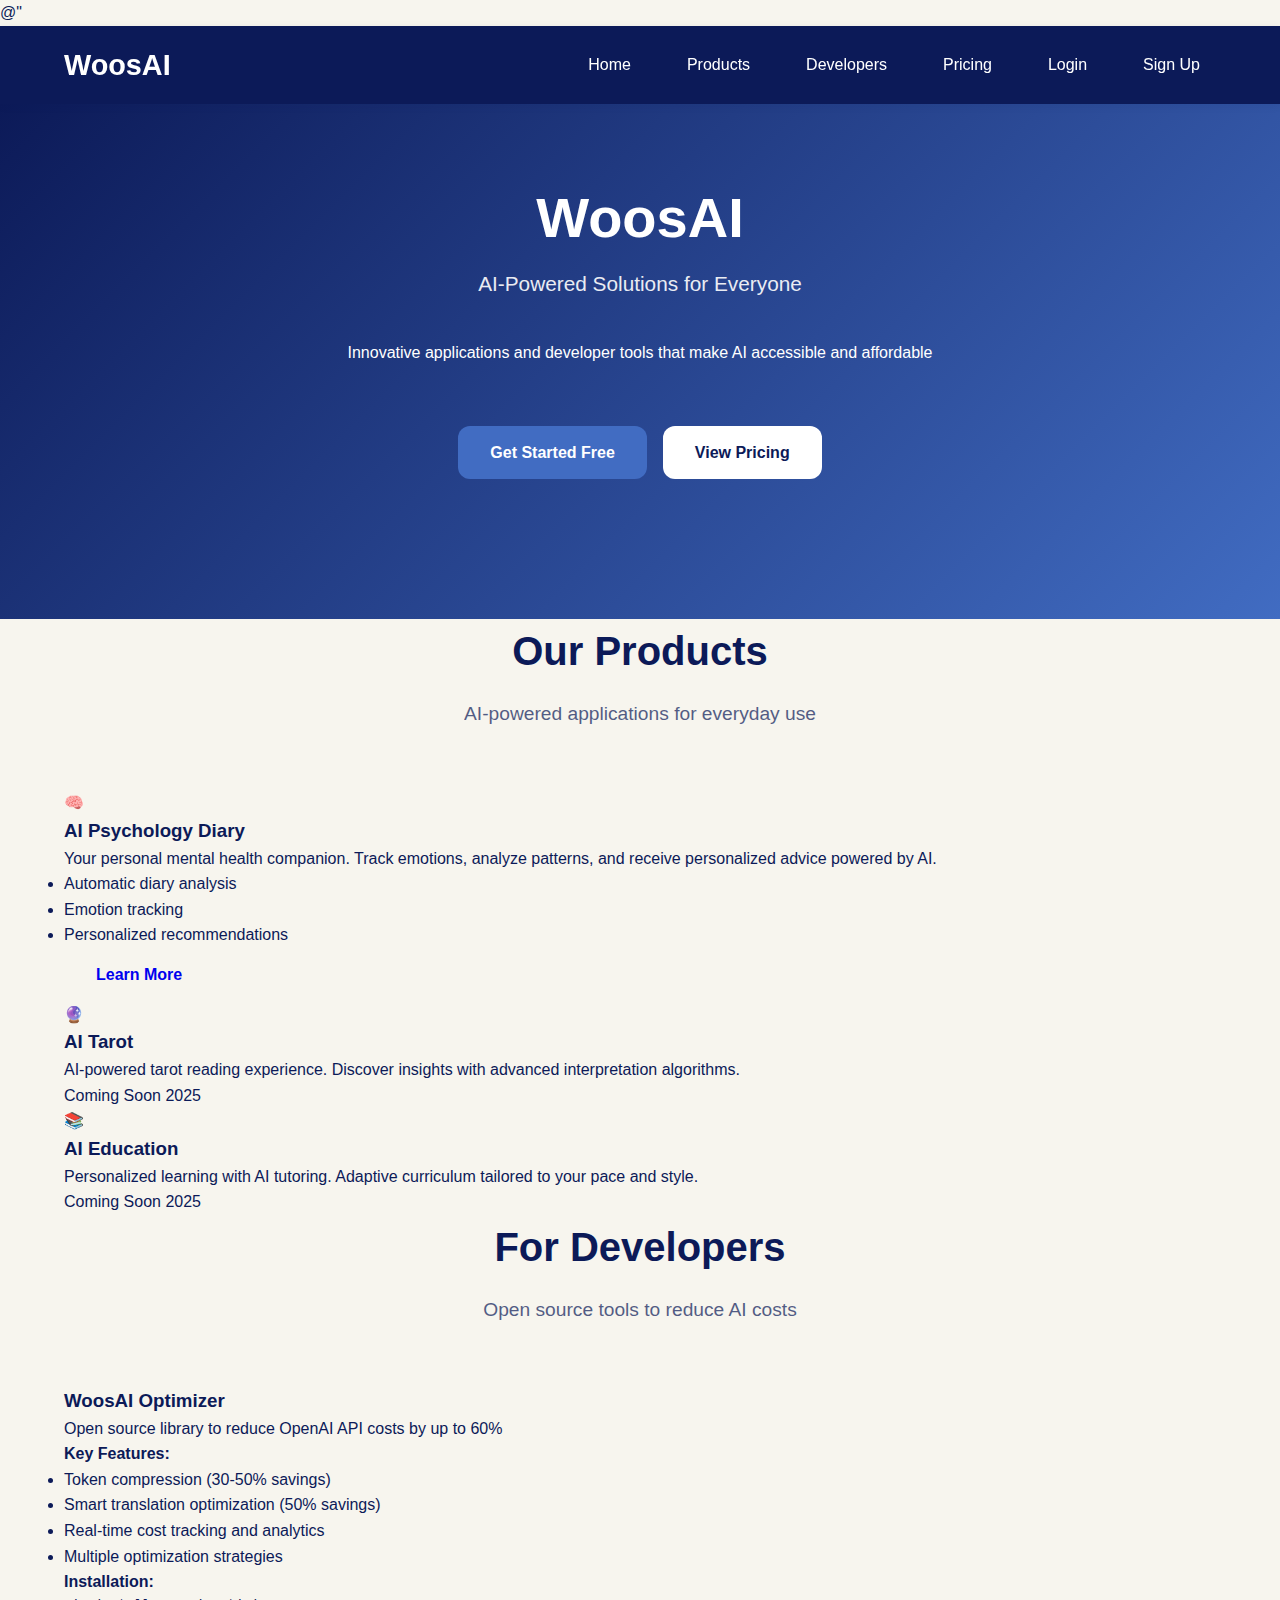
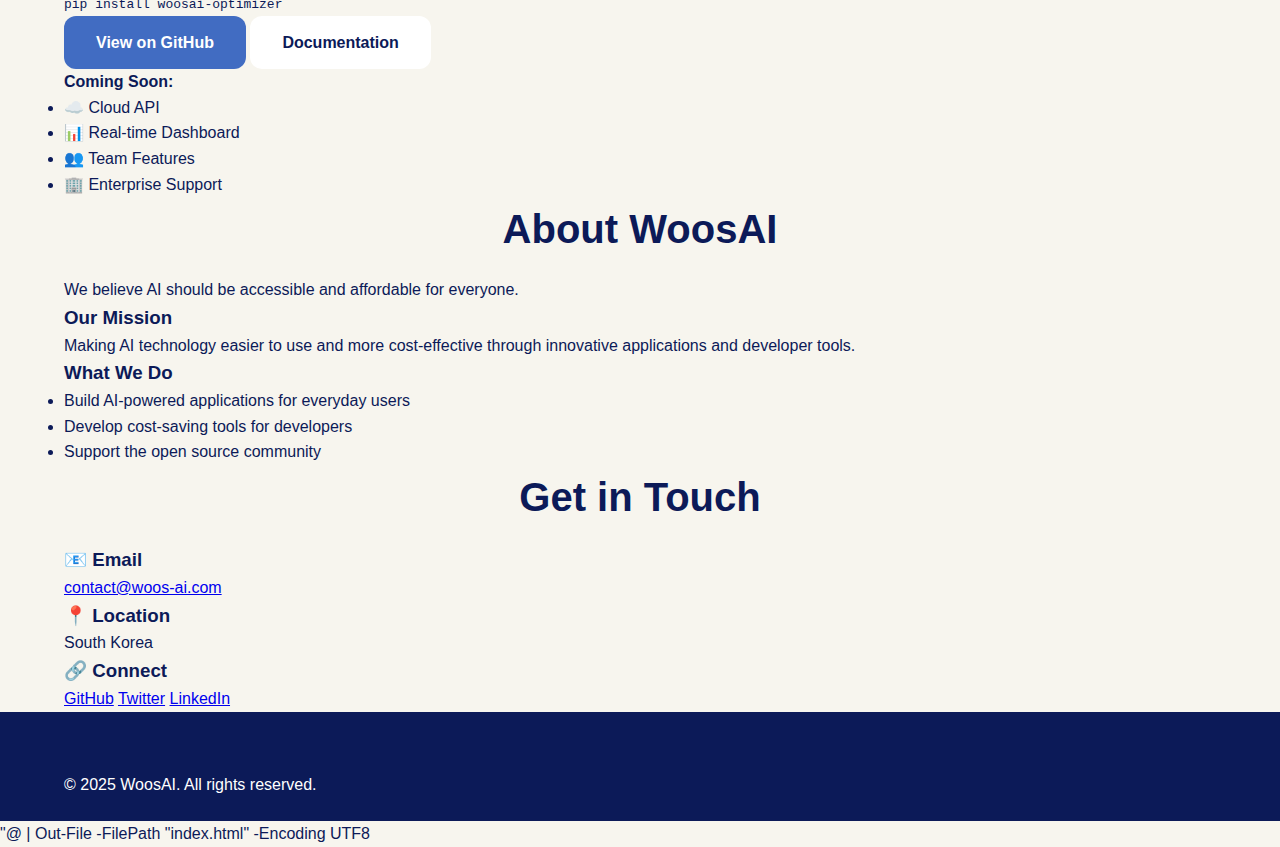
<file: index.html>
@"
<!DOCTYPE html>
<html lang="en">
<head>
    <meta charset="UTF-8">
    <meta name="viewport" content="width=device-width, initial-scale=1.0">
    <meta name="description" content="WoosAI - AI-Powered Solutions. Innovative applications and developer tools to reduce AI costs.">
    <title>WoosAI - AI-Powered Solutions</title>
    <link rel="stylesheet" href="css/style.css">
</head>
<body>
    <!-- Navigation -->
    <nav class="navbar">
        <div class="container">
            <div class="logo">
                <h1>WoosAI</h1>
            </div>
            <ul class="nav-links">
                <li><a href="#home">Home</a></li>
                <li><a href="#products">Products</a></li>
                <li><a href="#developers">Developers</a></li>
                <li><a href="pricing.html">Pricing</a></li>
                <li><a href="login.html">Login</a></li>
                <li><a href="register.html">Sign Up</a></li>
            </ul>
        </div>
    </nav>

    <!-- Hero Section -->
    <section id="home" class="hero">
        <div class="container">
            <div class="hero-content">
                <h1 class="hero-title">WoosAI</h1>
                <p class="hero-subtitle">AI-Powered Solutions for Everyone</p>
                <p class="hero-description">
                    Innovative applications and developer tools that make AI accessible and affordable
                </p>
                <div class="hero-buttons">
                    <a href="register.html" class="btn btn-primary">Get Started Free</a>
                    <a href="pricing.html" class="btn btn-secondary">View Pricing</a>
                </div>
            </div>
        </div>
    </section>

    <!-- Products Section -->
    <section id="products" class="products">
        <div class="container">
            <h2 class="section-title">Our Products</h2>
            <p class="section-subtitle">AI-powered applications for everyday use</p>
            
            <div class="product-grid">
                <!-- Product 1 -->
                <div class="product-card">
                    <div class="product-icon">🧠</div>
                    <h3>AI Psychology Diary</h3>
                    <p class="product-description">
                        Your personal mental health companion. Track emotions, 
                        analyze patterns, and receive personalized advice powered by AI.
                    </p>
                    <ul class="product-features">
                        <li>Automatic diary analysis</li>
                        <li>Emotion tracking</li>
                        <li>Personalized recommendations</li>
                    </ul>
                    <a href="#" class="btn btn-small">Learn More</a>
                </div>

                <!-- Product 2 -->
                <div class="product-card">
                    <div class="product-icon">🔮</div>
                    <h3>AI Tarot</h3>
                    <p class="product-description">
                        AI-powered tarot reading experience. 
                        Discover insights with advanced interpretation algorithms.
                    </p>
                    <div class="coming-soon">Coming Soon 2025</div>
                </div>

                <!-- Product 3 -->
                <div class="product-card">
                    <div class="product-icon">📚</div>
                    <h3>AI Education</h3>
                    <p class="product-description">
                        Personalized learning with AI tutoring. 
                        Adaptive curriculum tailored to your pace and style.
                    </p>
                    <div class="coming-soon">Coming Soon 2025</div>
                </div>
            </div>
        </div>
    </section>

    <!-- Developers Section -->
    <section id="developers" class="developers">
        <div class="container">
            <h2 class="section-title">For Developers</h2>
            <p class="section-subtitle">Open source tools to reduce AI costs</p>
            
            <div class="developer-content">
                <div class="developer-main">
                    <h3>WoosAI Optimizer</h3>
                    <p class="lead">
                        Open source library to reduce OpenAI API costs by up to 60%
                    </p>
                    
                    <h4>Key Features:</h4>
                    <ul class="feature-list">
                        <li>Token compression (30-50% savings)</li>
                        <li>Smart translation optimization (50% savings)</li>
                        <li>Real-time cost tracking and analytics</li>
                        <li>Multiple optimization strategies</li>
                    </ul>

                    <div class="code-block">
                        <h4>Installation:</h4>
                        <pre><code>pip install woosai-optimizer</code></pre>
                    </div>

                    <div class="developer-buttons">
                        <a href="https://github.com/yourusername/woosai-optimizer" class="btn btn-primary">
                            View on GitHub
                        </a>
                        <a href="#" class="btn btn-secondary">Documentation</a>
                    </div>
                </div>

                <div class="developer-sidebar">
                    <h4>Coming Soon:</h4>
                    <ul class="roadmap">
                        <li>☁️ Cloud API</li>
                        <li>📊 Real-time Dashboard</li>
                        <li>👥 Team Features</li>
                        <li>🏢 Enterprise Support</li>
                    </ul>
                </div>
            </div>
        </div>
    </section>

    <!-- About Section -->
    <section id="about" class="about">
        <div class="container">
            <h2 class="section-title">About WoosAI</h2>
            
            <div class="about-content">
                <div class="about-text">
                    <p class="lead">
                        We believe AI should be accessible and affordable for everyone.
                    </p>
                    
                    <h3>Our Mission</h3>
                    <p>
                        Making AI technology easier to use and more cost-effective 
                        through innovative applications and developer tools.
                    </p>
                    
                    <h3>What We Do</h3>
                    <ul class="about-list">
                        <li>Build AI-powered applications for everyday users</li>
                        <li>Develop cost-saving tools for developers</li>
                        <li>Support the open source community</li>
                    </ul>
                </div>
            </div>
        </div>
    </section>

    <!-- Contact Section -->
    <section id="contact" class="contact">
        <div class="container">
            <h2 class="section-title">Get in Touch</h2>
            
            <div class="contact-content">
                <div class="contact-info">
                    <div class="contact-item">
                        <h3>📧 Email</h3>
                        <p><a href="mailto:contact@woos-ai.com">contact@woos-ai.com</a></p>
                    </div>
                    
                    <div class="contact-item">
                        <h3>📍 Location</h3>
                        <p>South Korea</p>
                    </div>
                    
                    <div class="contact-item">
                        <h3>🔗 Connect</h3>
                        <div class="social-links">
                            <a href="https://github.com/yourusername">GitHub</a>
                            <a href="#">Twitter</a>
                            <a href="#">LinkedIn</a>
                        </div>
                    </div>
                </div>
            </div>
        </div>
    </section>

    <!-- Footer -->
    <footer class="footer">
        <div class="container">
            <p>&copy; 2025 WoosAI. All rights reserved.</p>
        </div>
    </footer>

</body>
</html>
"@ | Out-File -FilePath "index.html" -Encoding UTF8
</file>
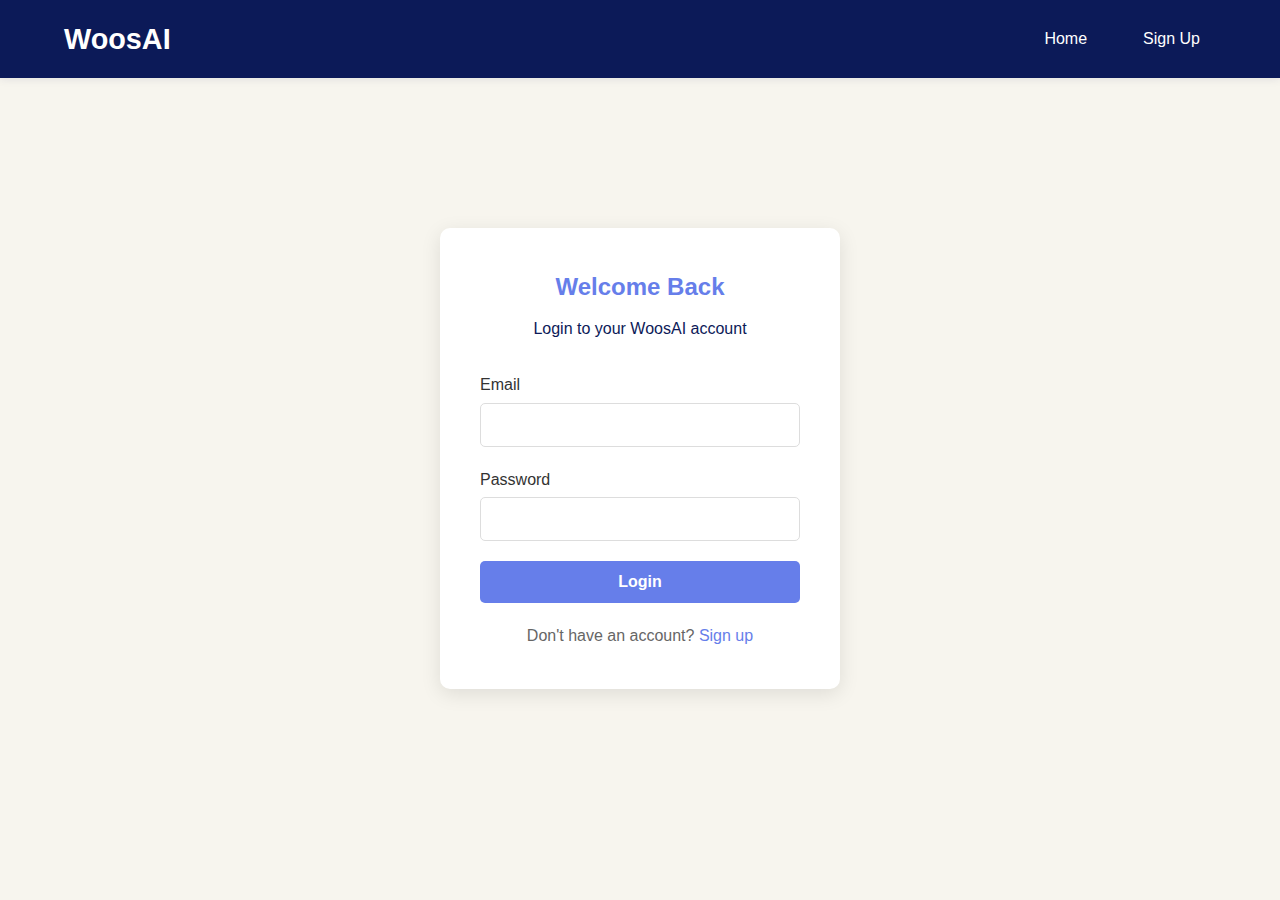
<file: dashboard.html>
<!DOCTYPE html>
<html lang="en">
<head>
    <meta charset="UTF-8">
    <meta name="viewport" content="width=device-width, initial-scale=1.0">
    <title>Dashboard - WoosAI</title>
    <link rel="stylesheet" href="css/style.css">
    <style>
        .dashboard-container {
            max-width: 1200px;
            margin: 120px auto 50px;
            padding: 20px;
        }
        
        .dashboard-header {
            background: linear-gradient(135deg, #667eea 0%, #764ba2 100%);
            color: #fff;
            padding: 30px;
            border-radius: 10px;
            margin-bottom: 30px;
        }
        
        .dashboard-header h1 {
            margin-bottom: 10px;
        }
        
        .dashboard-grid {
            display: grid;
            grid-template-columns: repeat(auto-fit, minmax(300px, 1fr));
            gap: 20px;
            margin-bottom: 30px;
        }
        
        .dashboard-card {
            background: #fff;
            padding: 25px;
            border-radius: 10px;
            box-shadow: 0 5px 15px rgba(0,0,0,0.1);
        }
        
        .dashboard-card h3 {
            color: #667eea;
            margin-bottom: 15px;
        }
        
        .plan-badge {
            display: inline-block;
            padding: 5px 15px;
            background: #667eea;
            color: #fff;
            border-radius: 20px;
            font-weight: 600;
            text-transform: uppercase;
            font-size: 0.9rem;
        }
        
        .plan-badge.premium {
            background: #ffd700;
            color: #1a1a1a;
        }
        
        .license-item {
            padding: 15px;
            background: #f8f9fa;
            border-radius: 5px;
            margin-bottom: 10px;
        }
        
        .license-key {
            font-family: monospace;
            background: #fff;
            padding: 8px;
            border-radius: 3px;
            font-size: 0.9rem;
            word-break: break-all;
        }
        
        .status-active {
            color: #00cc00;
            font-weight: 600;
        }
        
        .status-expired {
            color: #cc0000;
            font-weight: 600;
        }
        
        .btn-logout {
            background: #cc0000;
            color: #fff;
            padding: 10px 20px;
            border: none;
            border-radius: 5px;
            cursor: pointer;
            font-weight: 600;
        }
        
        .btn-logout:hover {
            background: #aa0000;
        }
        
        .btn-upgrade {
            background: #ffd700;
            color: #1a1a1a;
            padding: 10px 20px;
            border: none;
            border-radius: 5px;
            cursor: pointer;
            font-weight: 600;
            text-decoration: none;
            display: inline-block;
        }
        
        .btn-upgrade:hover {
            background: #ffed4e;
        }
        
        .loading {
            text-align: center;
            padding: 40px;
            color: #666;
        }
        
        .empty-state {
            text-align: center;
            padding: 40px;
            color: #999;
        }
        
        .info-row {
            display: flex;
            justify-content: space-between;
            margin-bottom: 10px;
            padding-bottom: 10px;
            border-bottom: 1px solid #eee;
        }
        
        .info-label {
            font-weight: 600;
            color: #666;
        }
        
        .info-value {
            color: #333;
        }
    </style>
</head>
<body>
    <!-- Navigation -->
    <nav class="navbar">
        <div class="container">
            <div class="logo">
                <h1><a href="index.html" style="color: #fff; text-decoration: none;">WoosAI</a></h1>
            </div>
            <ul class="nav-links">
                <li><a href="dashboard.html">Dashboard</a></li>
                <li><a href="pricing.html">Pricing</a></li>
                <li><a href="#" onclick="logout(); return false;">Logout</a></li>
            </ul>
        </div>
    </nav>

    <!-- Dashboard -->
    <div class="dashboard-container">
        <div class="dashboard-header">
            <h1>Welcome, <span id="userName">User</span>!</h1>
            <p>Manage your WoosAI account and licenses</p>
        </div>

        <div class="dashboard-grid">
            <!-- Account Info -->
            <div class="dashboard-card">
                <h3>Account Information</h3>
                <div id="accountInfo" class="loading">Loading...</div>
            </div>

            <!-- Plan Info -->
            <div class="dashboard-card">
                <h3>Current Plan</h3>
                <div id="planInfo" class="loading">Loading...</div>
            </div>

            <!-- Quick Actions -->
            <div class="dashboard-card">
                <h3>Quick Actions</h3>
                <div style="display: flex; flex-direction: column; gap: 10px;">
                    <a href="pricing.html" class="btn-upgrade">Upgrade Plan</a>
                    <button onclick="generateFreeLicense()" class="btn" style="background: #667eea; color: #fff; border: none; padding: 10px; border-radius: 5px; cursor: pointer;">
                        Generate Free License
                    </button>
                    <button onclick="logout()" class="btn-logout">Logout</button>
                </div>
            </div>
        </div>

        <!-- Licenses Section -->
        <div class="dashboard-card">
            <h3>My Licenses</h3>
            <div id="licensesSection" class="loading">Loading licenses...</div>
        </div>

        <!-- Payments Section -->
        <div class="dashboard-card">
            <h3>Payment History</h3>
            <div id="paymentsSection" class="loading">Loading payments...</div>
        </div>
    </div>

    <script src="js/api.js"></script>
    <script>
        // Require authentication
        if (!requireAuth()) {
            // Will redirect to login
        }

        // Load dashboard data
        async function loadDashboard() {
            try {
                // Get user data from localStorage
                const userData = getUserData();
                
                if (userData) {
                    // Display user name
                    document.getElementById('userName').textContent = userData.name || userData.email;
                    
                    // Display account info
                    document.getElementById('accountInfo').innerHTML = `
                        <div class="info-row">
                            <span class="info-label">Email:</span>
                            <span class="info-value">${userData.email}</span>
                        </div>
                        <div class="info-row">
                            <span class="info-label">User ID:</span>
                            <span class="info-value">${userData.id.substring(0, 8)}...</span>
                        </div>
                    `;
                    
                    // Display plan info
                    const planBadgeClass = userData.plan === 'premium' ? 'premium' : '';
                    document.getElementById('planInfo').innerHTML = `
                        <div style="margin-bottom: 15px;">
                            <span class="plan-badge ${planBadgeClass}">${userData.plan}</span>
                        </div>
                        ${userData.plan === 'free' ? `
                            <p style="color: #666; margin-bottom: 15px;">Upgrade to Premium for unlimited features!</p>
                            <a href="pricing.html" class="btn-upgrade">View Plans</a>
                        ` : `
                            <p style="color: #666;">You have access to all premium features!</p>
                        `}
                    `;
                }
                
                // Load licenses
                await loadLicenses();
                
                // Load payments
                await loadPayments();
                
            } catch (error) {
                console.error('Dashboard load error:', error);
                if (error.message.includes('Token')) {
                    logout();
                }
            }
        }

        // Load licenses
        async function loadLicenses() {
            try {
                const result = await getMyLicenses();
                const licensesSection = document.getElementById('licensesSection');
                
                if (result.licenses && result.licenses.length > 0) {
                    licensesSection.innerHTML = result.licenses.map(license => {
                        const isActive = license.status === 'active';
                        const expiryDate = new Date(license.expires_at).toLocaleDateString();
                        
                        return `
                            <div class="license-item">
                                <div style="display: flex; justify-content: space-between; margin-bottom: 10px;">
                                    <span class="plan-badge ${license.plan === 'premium' ? 'premium' : ''}">${license.plan}</span>
                                    <span class="status-${isActive ? 'active' : 'expired'}">${license.status.toUpperCase()}</span>
                                </div>
                                <div class="license-key">${license.license_key}</div>
                                <p style="margin-top: 10px; font-size: 0.9rem; color: #666;">
                                    Expires: ${expiryDate}
                                </p>
                            </div>
                        `;
                    }).join('');
                } else {
                    licensesSection.innerHTML = `
                        <div class="empty-state">
                            <p>No licenses yet. Generate your first free license!</p>
                            <button onclick="generateFreeLicense()" class="btn" style="margin-top: 15px; background: #667eea; color: #fff; border: none; padding: 10px 20px; border-radius: 5px; cursor: pointer;">
                                Generate Free License
                            </button>
                        </div>
                    `;
                }
            } catch (error) {
                document.getElementById('licensesSection').innerHTML = `
                    <div class="empty-state">Failed to load licenses</div>
                `;
            }
        }

        // Load payments
        async function loadPayments() {
            try {
                const result = await getMyPayments();
                const paymentsSection = document.getElementById('paymentsSection');
                
                if (result.payments && result.payments.length > 0) {
                    paymentsSection.innerHTML = result.payments.map(payment => {
                        const date = new Date(payment.created_at).toLocaleDateString();
                        
                        return `
                            <div class="license-item">
                                <div style="display: flex; justify-content: space-between;">
                                    <div>
                                        <strong>${payment.plan.toUpperCase()} Plan</strong>
                                        <p style="color: #666; font-size: 0.9rem;">${date}</p>
                                    </div>
                                    <div style="text-align: right;">
                                        <strong>$${payment.amount.toFixed(2)}</strong>
                                        <p style="color: ${payment.status === 'completed' ? '#00cc00' : '#666'}; font-size: 0.9rem;">
                                            ${payment.status.toUpperCase()}
                                        </p>
                                    </div>
                                </div>
                            </div>
                        `;
                    }).join('');
                } else {
                    paymentsSection.innerHTML = `
                        <div class="empty-state">No payment history</div>
                    `;
                }
            } catch (error) {
                document.getElementById('paymentsSection').innerHTML = `
                    <div class="empty-state">Failed to load payments</div>
                `;
            }
        }

        // Generate free license
        async function generateFreeLicense() {
            try {
                const result = await generateLicense('free', 365);
                alert(`Free license generated!\n\n${result.license.license_key}`);
                await loadLicenses();
            } catch (error) {
                alert('Failed to generate license: ' + error.message);
            }
        }

        // Load dashboard on page load
        loadDashboard();
    </script>
</body>
</html>
</file>
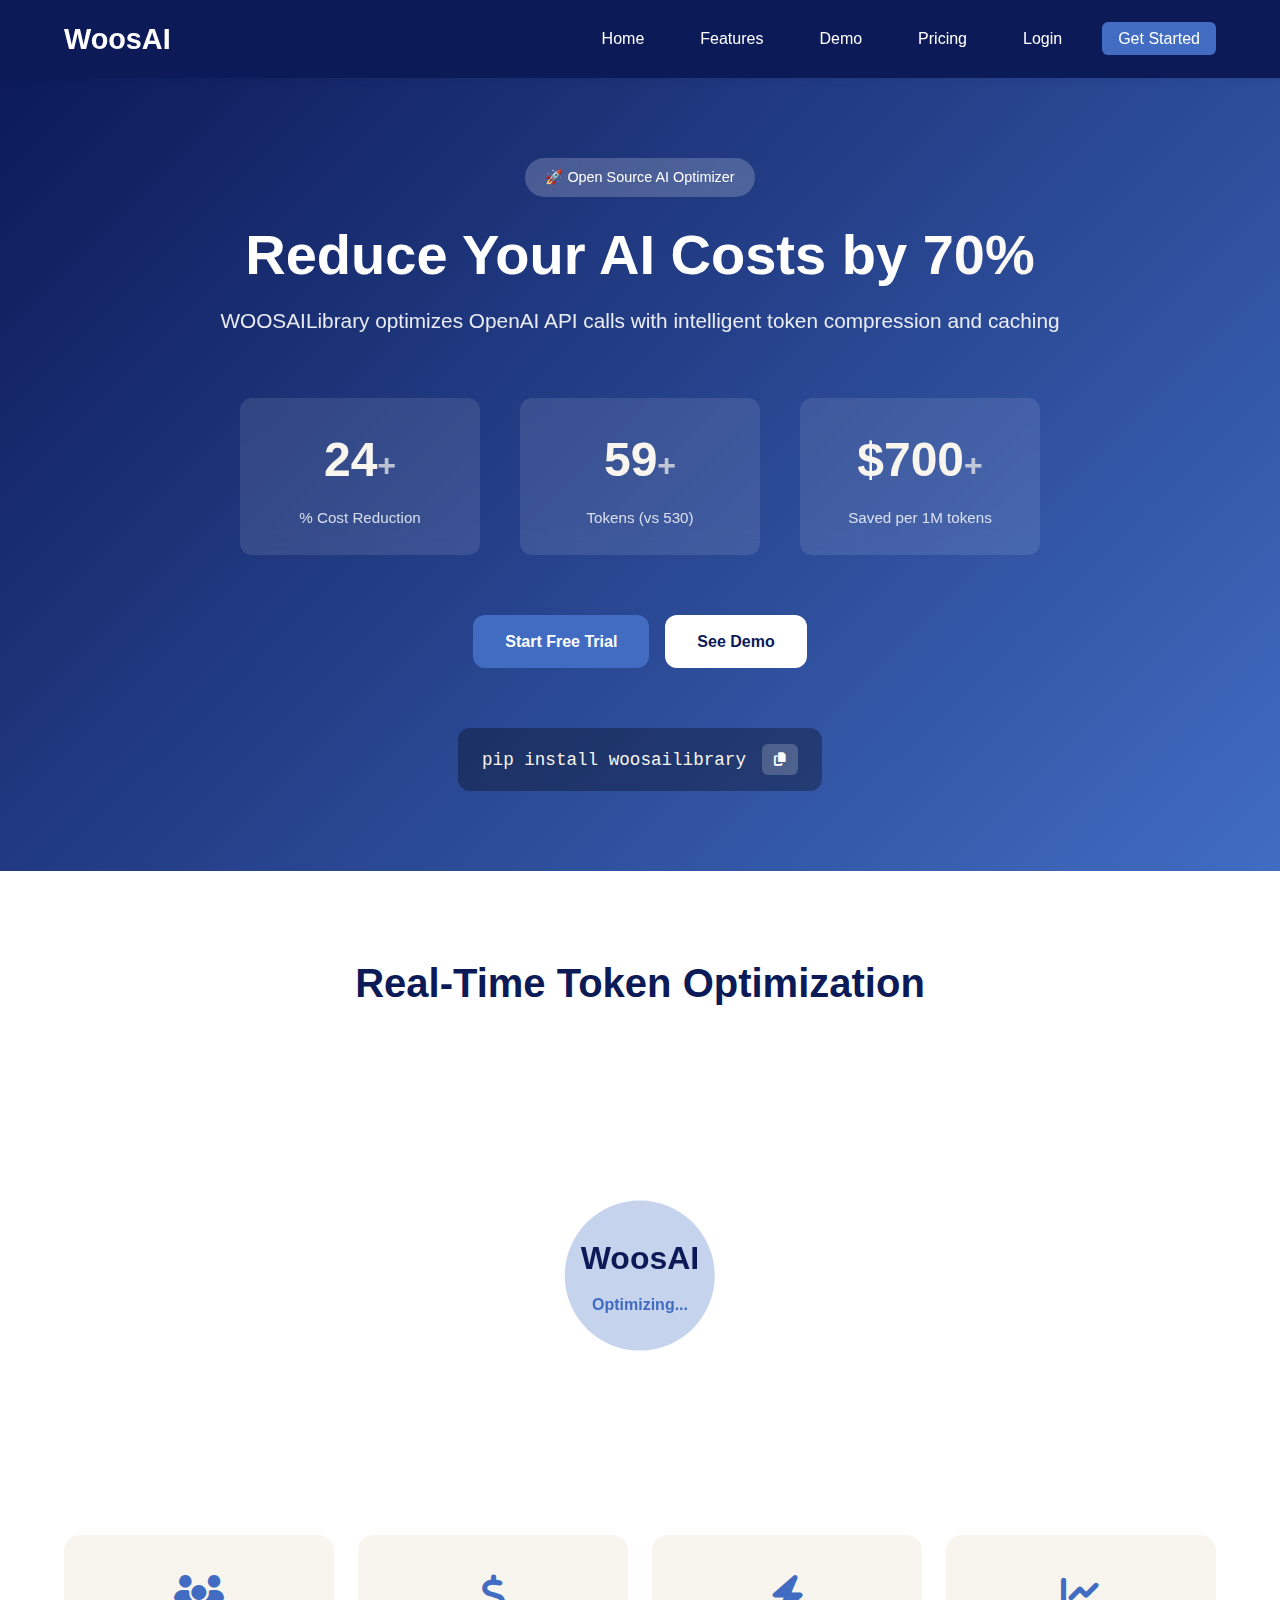
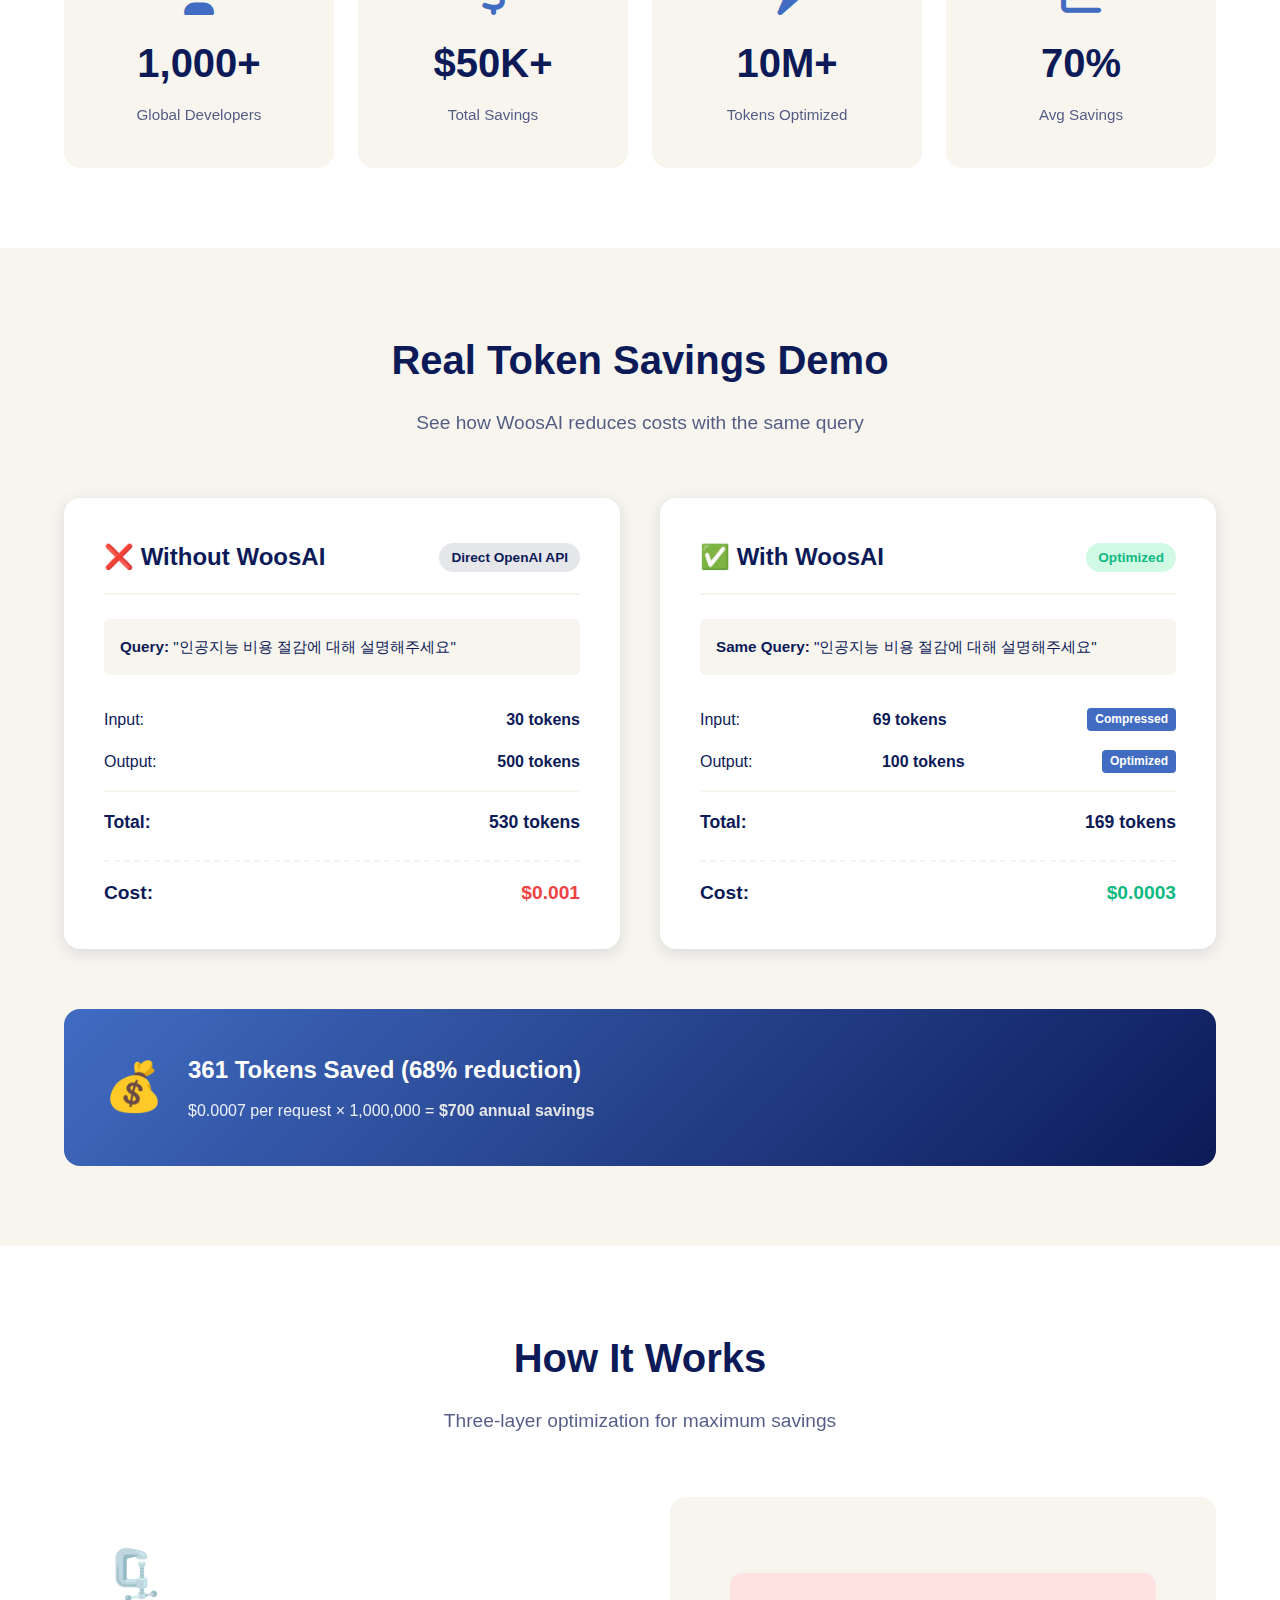
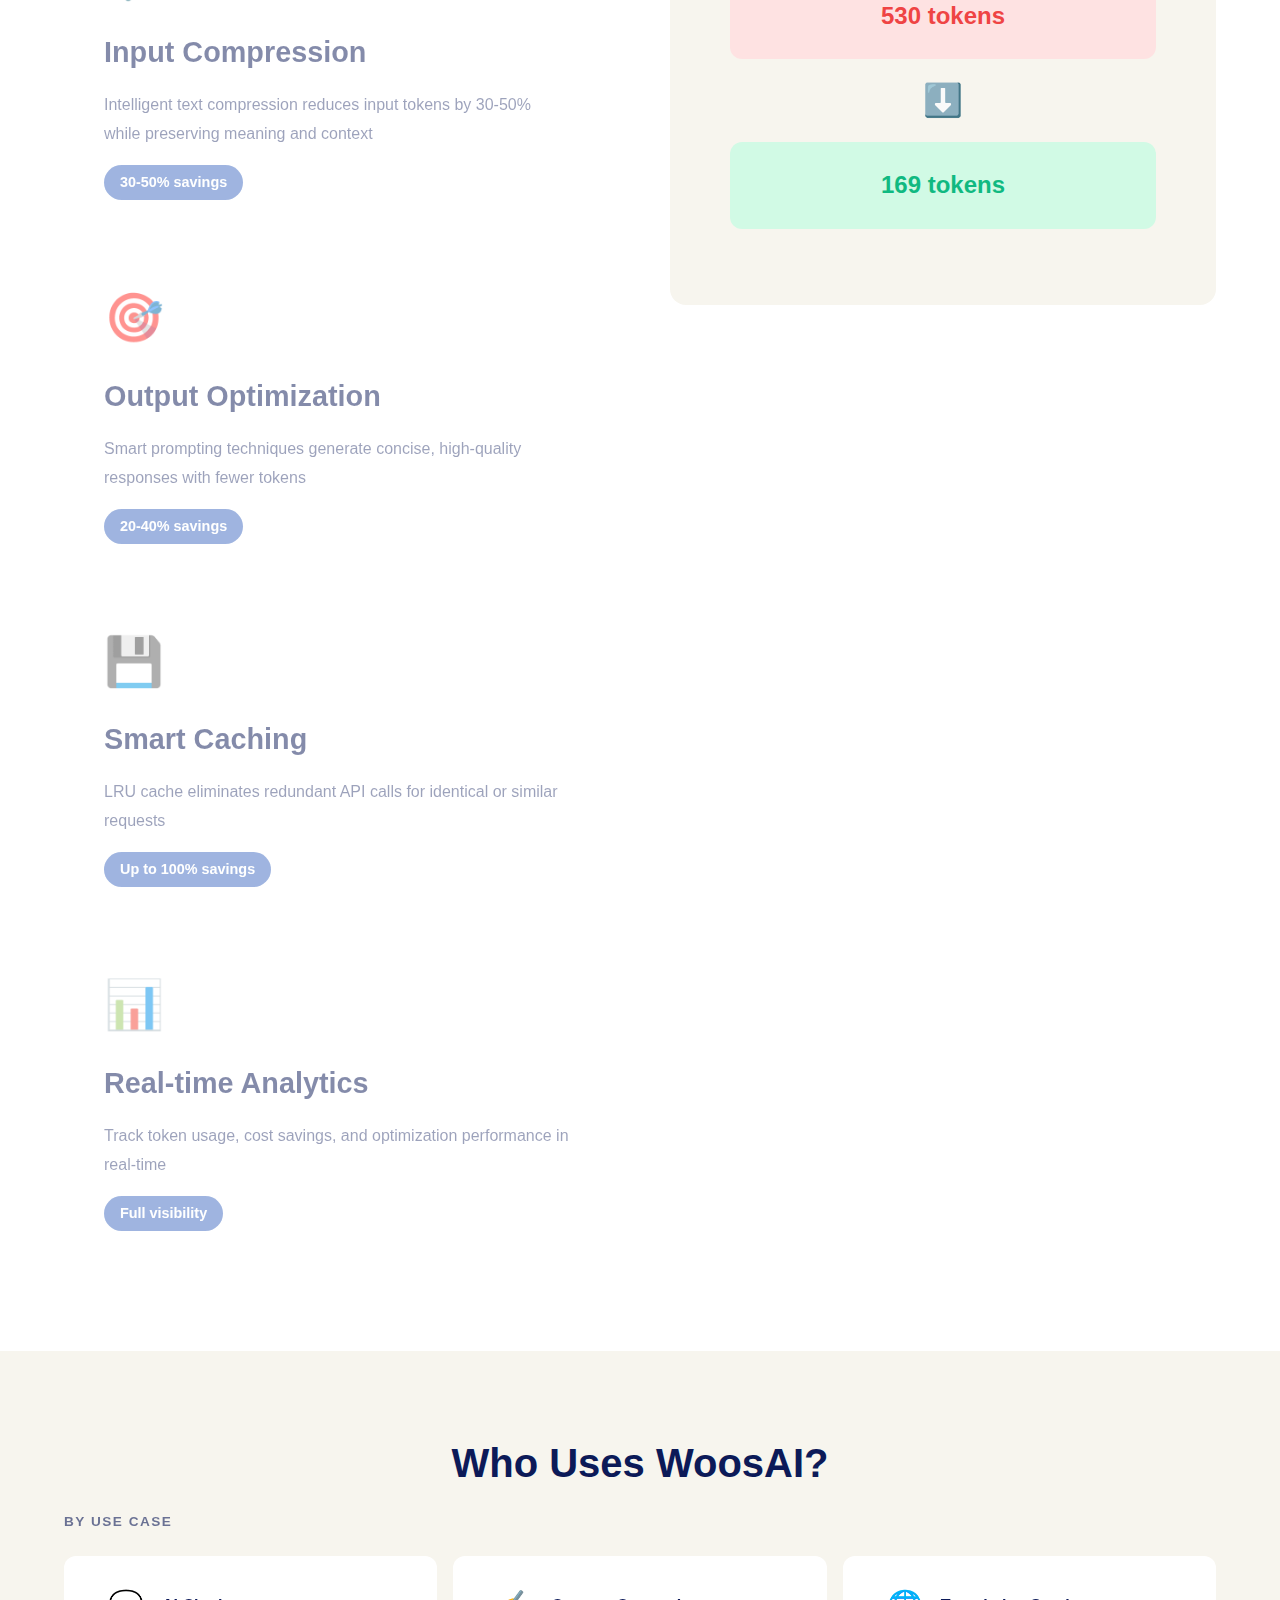
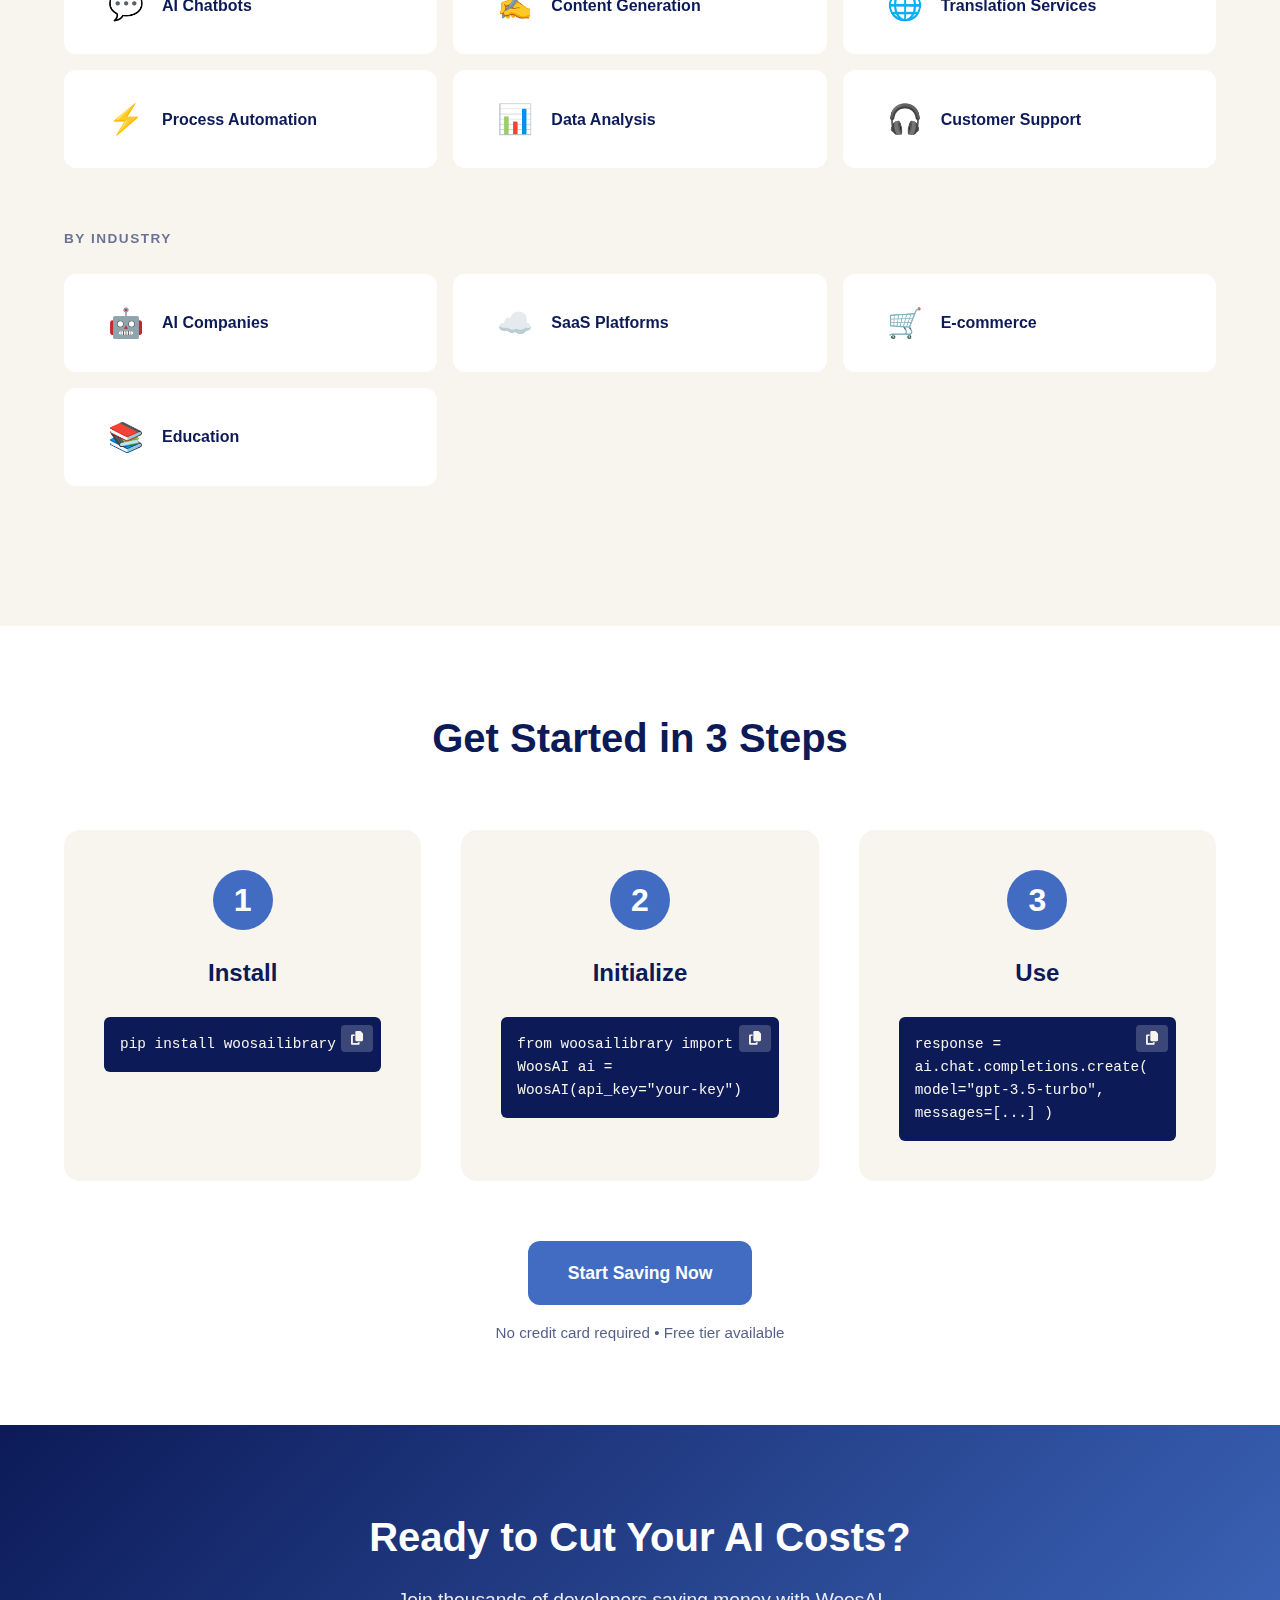
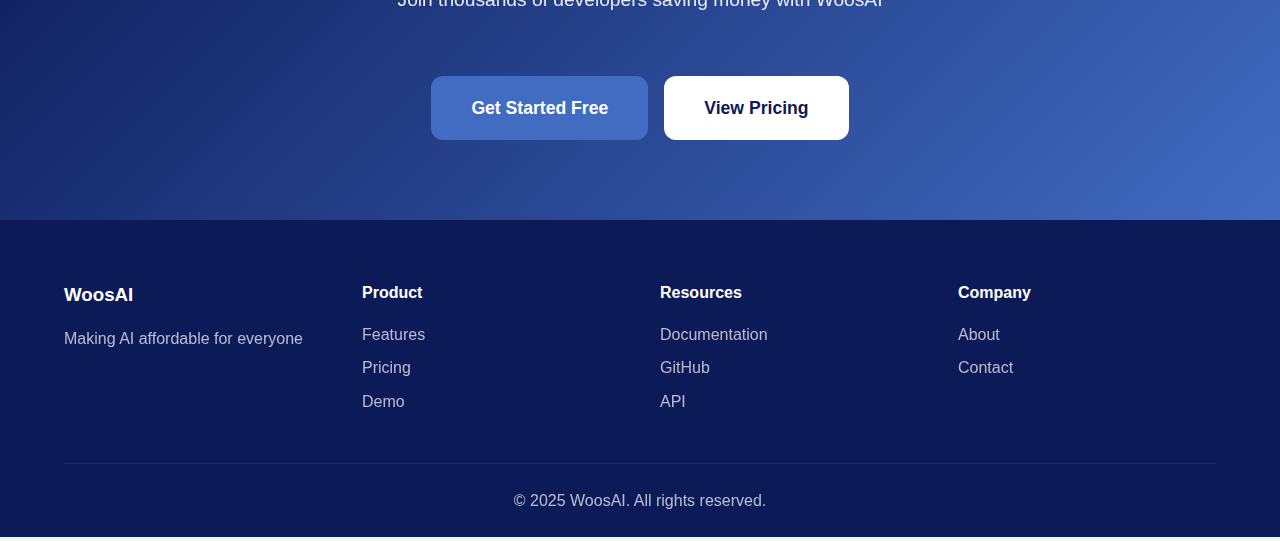
<file: index old.html>
<!DOCTYPE html>
<html lang="ko">
<head>
    <meta charset="UTF-8">
    <meta name="viewport" content="width=device-width, initial-scale=1.0">
    <meta name="description" content="WoosAI - AI 비용을 70% 절감하세요. 오픈소스 토큰 최적화 라이브러리.">
    <title>WoosAI - Reduce AI Costs by 70%</title>
    <link rel="stylesheet" href="css/style.css">
    <link rel="stylesheet" href="https://cdnjs.cloudflare.com/ajax/libs/font-awesome/6.4.0/css/all.min.css">
</head>
<body>
    <!-- Navigation -->
    <nav class="navbar">
        <div class="container">
            <div class="logo">
                <h1>WoosAI</h1>
            </div>
            <ul class="nav-links">
                <li><a href="#home">Home</a></li>
                <li><a href="#features">Features</a></li>
                <li><a href="#demo">Demo</a></li>
                <li><a href="pricing.html">Pricing</a></li>
                <li><a href="login.html">Login</a></li>
                <li><a href="register.html" class="btn-nav">Get Started</a></li>
            </ul>
        </div>
    </nav>

    <!-- Hero Section -->
    <section id="home" class="hero">
        <div class="container">
            <div class="hero-badge">🚀 Open Source AI Optimizer</div>
            <h1 class="hero-title">
                Reduce Your AI Costs by <span class="highlight">70%</span>
            </h1>
            <p class="hero-subtitle">
                WOOSAILibrary optimizes OpenAI API calls with intelligent token compression and caching
            </p>
            
            <!-- Hero Stats -->
            <div class="hero-stats">
                <div class="stat-item">
                    <div class="stat-number" data-count="70">0</div>
                    <div class="stat-label">% Cost Reduction</div>
                </div>
                <div class="stat-item">
                    <div class="stat-number" data-count="169">0</div>
                    <div class="stat-label">Tokens (vs 530)</div>
                </div>
                <div class="stat-item">
                    <div class="stat-number">$700</div>
                    <div class="stat-label">Saved per 1M tokens</div>
                </div>
            </div>

            <div class="hero-buttons">
                <a href="register.html" class="btn btn-primary">Start Free Trial</a>
                <a href="#demo" class="btn btn-secondary">See Demo</a>
            </div>

            <div class="hero-code">
                <code>pip install woosailibrary</code>
                <button class="copy-btn" onclick="copyCode()">
                    <i class="fas fa-copy"></i>
                </button>
            </div>
        </div>
    </section>

    <!-- Global Stats Visualization -->
    <section id="stats" class="global-stats">
        <div class="container">
            <h2 class="section-title">Real-Time Token Optimization</h2>
            
            <div class="visualization-wrapper">
                <!-- Center Logo -->
                <div class="center-logo">
                    <div class="logo-pulse"></div>
                    <h3>WoosAI</h3>
                    <p>Optimizing...</p>
                </div>

                <!-- Animated Tokens -->
                <div class="token-flow">
                    <div class="token-node" style="--delay: 0s; --x: -200px; --y: -100px;"></div>
                    <div class="token-node" style="--delay: 0.5s; --x: 200px; --y: -100px;"></div>
                    <div class="token-node" style="--delay: 1s; --x: -200px; --y: 100px;"></div>
                    <div class="token-node" style="--delay: 1.5s; --x: 200px; --y: 100px;"></div>
                    <div class="token-node" style="--delay: 2s; --x: 0px; --y: -150px;"></div>
                    <div class="token-node" style="--delay: 2.5s; --x: 0px; --y: 150px;"></div>
                </div>
            </div>

            <!-- Real Stats -->
            <div class="stats-grid">
                <div class="stat-card">
                    <i class="fas fa-users"></i>
                    <div class="stat-value">1,000+</div>
                    <div class="stat-desc">Global Developers</div>
                </div>
                <div class="stat-card">
                    <i class="fas fa-dollar-sign"></i>
                    <div class="stat-value">$50K+</div>
                    <div class="stat-desc">Total Savings</div>
                </div>
                <div class="stat-card">
                    <i class="fas fa-bolt"></i>
                    <div class="stat-value">10M+</div>
                    <div class="stat-desc">Tokens Optimized</div>
                </div>
                <div class="stat-card">
                    <i class="fas fa-chart-line"></i>
                    <div class="stat-value">70%</div>
                    <div class="stat-desc">Avg Savings</div>
                </div>
            </div>
        </div>
    </section>

    <!-- Token Savings Demo -->
    <section id="demo" class="demo-section">
        <div class="container">
            <h2 class="section-title">Real Token Savings Demo</h2>
            <p class="section-subtitle">See how WoosAI reduces costs with the same query</p>
            
            <div class="comparison-grid">
                <!-- Without WoosAI -->
                <div class="comparison-card without">
                    <div class="comparison-header">
                        <h3>❌ Without WoosAI</h3>
                        <span class="tag">Direct OpenAI API</span>
                    </div>
                    <div class="comparison-body">
                        <div class="query-box">
                            <strong>Query:</strong> "인공지능 비용 절감에 대해 설명해주세요"
                        </div>
                        <div class="token-breakdown">
                            <div class="token-row">
                                <span>Input:</span>
                                <strong>30 tokens</strong>
                            </div>
                            <div class="token-row">
                                <span>Output:</span>
                                <strong>500 tokens</strong>
                            </div>
                            <div class="token-row total">
                                <span>Total:</span>
                                <strong>530 tokens</strong>
                            </div>
                            <div class="cost-row high">
                                <span>Cost:</span>
                                <strong>$0.001</strong>
                            </div>
                        </div>
                    </div>
                </div>

                <!-- With WoosAI -->
                <div class="comparison-card with">
                    <div class="comparison-header">
                        <h3>✅ With WoosAI</h3>
                        <span class="tag success">Optimized</span>
                    </div>
                    <div class="comparison-body">
                        <div class="query-box">
                            <strong>Same Query:</strong> "인공지능 비용 절감에 대해 설명해주세요"
                        </div>
                        <div class="token-breakdown">
                            <div class="token-row">
                                <span>Input:</span>
                                <strong>69 tokens</strong>
                                <span class="badge">Compressed</span>
                            </div>
                            <div class="token-row">
                                <span>Output:</span>
                                <strong>100 tokens</strong>
                                <span class="badge">Optimized</span>
                            </div>
                            <div class="token-row total">
                                <span>Total:</span>
                                <strong>169 tokens</strong>
                            </div>
                            <div class="cost-row low">
                                <span>Cost:</span>
                                <strong>$0.0003</strong>
                            </div>
                        </div>
                    </div>
                </div>
            </div>

            <!-- Savings Box -->
            <div class="savings-summary">
                <div class="savings-icon">💰</div>
                <div class="savings-content">
                    <h3>361 Tokens Saved (68% reduction)</h3>
                    <p>$0.0007 per request × 1,000,000 = <strong>$700 annual savings</strong></p>
                </div>
            </div>
        </div>
    </section>

    <!-- Scroll Interactive Features -->
    <section id="features" class="scroll-features">
        <div class="container">
            <h2 class="section-title">How It Works</h2>
            <p class="section-subtitle">Three-layer optimization for maximum savings</p>

            <div class="features-wrapper">
                <!-- Left: Text Content -->
                <div class="features-left">
                    <div class="feature-item" data-feature="1">
                        <div class="feature-icon">🗜️</div>
                        <h3>Input Compression</h3>
                        <p>Intelligent text compression reduces input tokens by 30-50% while preserving meaning and context</p>
                        <div class="feature-stat">30-50% savings</div>
                    </div>

                    <div class="feature-item" data-feature="2">
                        <div class="feature-icon">🎯</div>
                        <h3>Output Optimization</h3>
                        <p>Smart prompting techniques generate concise, high-quality responses with fewer tokens</p>
                        <div class="feature-stat">20-40% savings</div>
                    </div>

                    <div class="feature-item" data-feature="3">
                        <div class="feature-icon">💾</div>
                        <h3>Smart Caching</h3>
                        <p>LRU cache eliminates redundant API calls for identical or similar requests</p>
                        <div class="feature-stat">Up to 100% savings</div>
                    </div>

                    <div class="feature-item" data-feature="4">
                        <div class="feature-icon">📊</div>
                        <h3>Real-time Analytics</h3>
                        <p>Track token usage, cost savings, and optimization performance in real-time</p>
                        <div class="feature-stat">Full visibility</div>
                    </div>
                </div>

                <!-- Right: Sticky Visual -->
                <div class="features-right">
                    <div class="visual-container">
                        <div class="visual active" data-visual="1">
                            <div class="compression-demo">
                                <div class="token-bar before">530 tokens</div>
                                <div class="arrow-down">⬇️</div>
                                <div class="token-bar after">169 tokens</div>
                            </div>
                        </div>

                        <div class="visual" data-visual="2">
                            <div class="output-demo">
                                <div class="response-box">
                                    <p>Concise, optimized response</p>
                                    <span class="token-count">100 tokens</span>
                                </div>
                            </div>
                        </div>

                        <div class="visual" data-visual="3">
                            <div class="cache-demo">
                                <div class="cache-hit">
                                    <div class="hit-rate">97%</div>
                                    <p>Cache Hit Rate</p>
                                </div>
                            </div>
                        </div>

                        <div class="visual" data-visual="4">
                            <div class="analytics-demo">
                                <div class="metric">
                                    <span class="label">Saved Today</span>
                                    <span class="value">$47.23</span>
                                </div>
                                <div class="metric">
                                    <span class="label">Total Requests</span>
                                    <span class="value">1,247</span>
                                </div>
                            </div>
                        </div>
                    </div>
                </div>
            </div>
        </div>
    </section>

    <!-- Use Cases Grid -->
    <section class="use-cases">
        <div class="container">
            <h2 class="section-title">Who Uses WoosAI?</h2>

            <!-- By Use Case -->
            <div class="category-group">
                <h3 class="category-title">BY USE CASE</h3>
                <div class="use-case-grid">
                    <a href="#chatbots" class="use-case-card">
                        <span class="icon">💬</span>
                        <span class="text">AI Chatbots</span>
                        <span class="arrow">→</span>
                    </a>

                    <a href="#content" class="use-case-card">
                        <span class="icon">✍️</span>
                        <span class="text">Content Generation</span>
                        <span class="arrow">→</span>
                    </a>

                    <a href="#translation" class="use-case-card">
                        <span class="icon">🌐</span>
                        <span class="text">Translation Services</span>
                        <span class="arrow">→</span>
                    </a>

                    <a href="#automation" class="use-case-card">
                        <span class="icon">⚡</span>
                        <span class="text">Process Automation</span>
                        <span class="arrow">→</span>
                    </a>

                    <a href="#analysis" class="use-case-card">
                        <span class="icon">📊</span>
                        <span class="text">Data Analysis</span>
                        <span class="arrow">→</span>
                    </a>

                    <a href="#support" class="use-case-card">
                        <span class="icon">🎧</span>
                        <span class="text">Customer Support</span>
                        <span class="arrow">→</span>
                    </a>
                </div>
            </div>

            <!-- By Industry -->
            <div class="category-group">
                <h3 class="category-title">BY INDUSTRY</h3>
                <div class="use-case-grid">
                    <a href="#ai" class="use-case-card">
                        <span class="icon">🤖</span>
                        <span class="text">AI Companies</span>
                        <span class="arrow">→</span>
                    </a>

                    <a href="#saas" class="use-case-card">
                        <span class="icon">☁️</span>
                        <span class="text">SaaS Platforms</span>
                        <span class="arrow">→</span>
                    </a>

                    <a href="#ecommerce" class="use-case-card">
                        <span class="icon">🛒</span>
                        <span class="text">E-commerce</span>
                        <span class="arrow">→</span>
                    </a>

                    <a href="#education" class="use-case-card">
                        <span class="icon">📚</span>
                        <span class="text">Education</span>
                        <span class="arrow">→</span>
                    </a>
                </div>
            </div>
        </div>
    </section>

    <!-- Quick Start -->
    <section class="quickstart">
        <div class="container">
            <h2 class="section-title">Get Started in 3 Steps</h2>
            
            <div class="steps-grid">
                <div class="step-card">
                    <div class="step-number">1</div>
                    <h3>Install</h3>
                    <div class="code-box">
                        <code>pip install woosailibrary</code>
                    </div>
                </div>

                <div class="step-card">
                    <div class="step-number">2</div>
                    <h3>Initialize</h3>
                    <div class="code-box">
<code>from woosailibrary import WoosAI
ai = WoosAI(api_key="your-key")</code>
                    </div>
                </div>

                <div class="step-card">
                    <div class="step-number">3</div>
                    <h3>Use</h3>
                    <div class="code-box">
<code>response = ai.chat.completions.create(
    model="gpt-3.5-turbo",
    messages=[...]
)</code>
                    </div>
                </div>
            </div>

            <div class="cta-center">
                <a href="register.html" class="btn btn-primary btn-large">Start Saving Now</a>
                <p class="cta-note">No credit card required • Free tier available</p>
            </div>
        </div>
    </section>

    <!-- Final CTA -->
    <section class="cta-section">
        <div class="container">
            <h2>Ready to Cut Your AI Costs?</h2>
            <p>Join thousands of developers saving money with WoosAI</p>
            <div class="cta-buttons">
                <a href="register.html" class="btn btn-primary btn-large">Get Started Free</a>
                <a href="pricing.html" class="btn btn-secondary btn-large">View Pricing</a>
            </div>
        </div>
    </section>

    <!-- Footer -->
    <footer class="footer">
        <div class="container">
            <div class="footer-content">
                <div class="footer-col">
                    <h3>WoosAI</h3>
                    <p>Making AI affordable for everyone</p>
                </div>
                <div class="footer-col">
                    <h4>Product</h4>
                    <ul>
                        <li><a href="#features">Features</a></li>
                        <li><a href="pricing.html">Pricing</a></li>
                        <li><a href="#demo">Demo</a></li>
                    </ul>
                </div>
                <div class="footer-col">
                    <h4>Resources</h4>
                    <ul>
                        <li><a href="#">Documentation</a></li>
                        <li><a href="https://github.com">GitHub</a></li>
                        <li><a href="#">API</a></li>
                    </ul>
                </div>
                <div class="footer-col">
                    <h4>Company</h4>
                    <ul>
                        <li><a href="#">About</a></li>
                        <li><a href="mailto:contact@woos-ai.com">Contact</a></li>
                    </ul>
                </div>
            </div>
            <div class="footer-bottom">
                <p>&copy; 2025 WoosAI. All rights reserved.</p>
            </div>
        </div>
    </footer>

    <script src="js/script.js"></script>
</body>
</html>
</file>
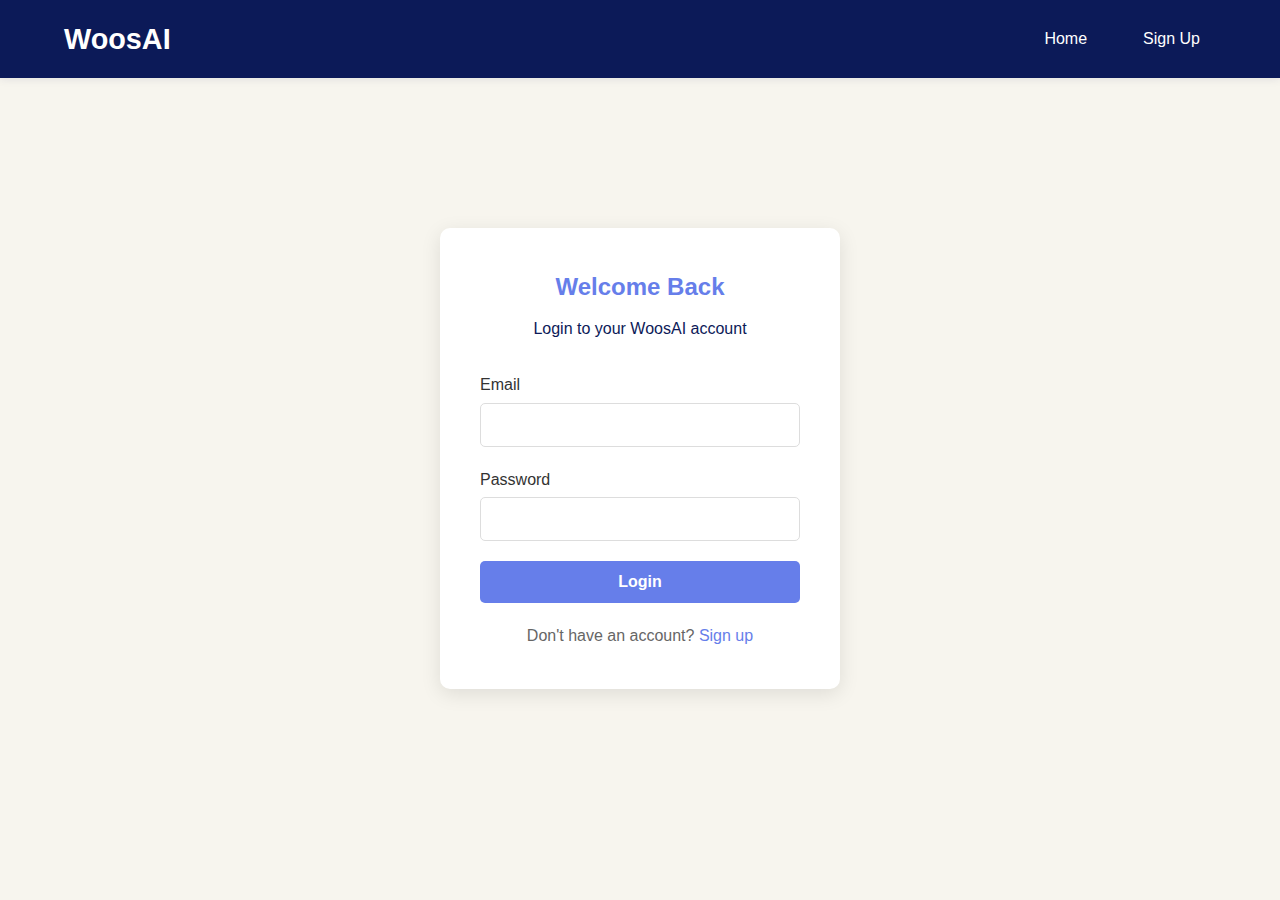
<file: login.html>
<!DOCTYPE html>
<html lang="en">
<head>
    <meta charset="UTF-8">
    <meta name="viewport" content="width=device-width, initial-scale=1.0">
    <title>Login - WoosAI</title>
    <link rel="stylesheet" href="css/style.css">
    <style>
        .auth-container {
            max-width: 400px;
            margin: 150px auto 50px;
            padding: 40px;
            background: #fff;
            border-radius: 10px;
            box-shadow: 0 5px 20px rgba(0,0,0,0.1);
        }
        
        .auth-header {
            text-align: center;
            margin-bottom: 30px;
        }
        
        .auth-header h2 {
            color: #667eea;
            margin-bottom: 10px;
        }
        
        .form-group {
            margin-bottom: 20px;
        }
        
        .form-group label {
            display: block;
            margin-bottom: 5px;
            color: #333;
            font-weight: 500;
        }
        
        .form-group input {
            width: 100%;
            padding: 12px;
            border: 1px solid #ddd;
            border-radius: 5px;
            font-size: 16px;
        }
        
        .form-group input:focus {
            outline: none;
            border-color: #667eea;
        }
        
        .btn-submit {
            width: 100%;
            padding: 12px;
            background: #667eea;
            color: #fff;
            border: none;
            border-radius: 5px;
            font-size: 16px;
            font-weight: 600;
            cursor: pointer;
            transition: background 0.3s;
        }
        
        .btn-submit:hover {
            background: #5568d3;
        }
        
        .auth-footer {
            text-align: center;
            margin-top: 20px;
            color: #666;
        }
        
        .auth-footer a {
            color: #667eea;
            text-decoration: none;
        }
        
        .auth-footer a:hover {
            text-decoration: underline;
        }
        
        .error {
            background: #ffe0e0;
            color: #cc0000;
            padding: 10px;
            border-radius: 5px;
            margin-bottom: 20px;
            text-align: center;
        }
        
        .success {
            background: #e0ffe0;
            color: #00cc00;
            padding: 10px;
            border-radius: 5px;
            margin-bottom: 20px;
            text-align: center;
        }
        
        #error-message, #success-message {
            display: none;
        }
    </style>
</head>
<body>
    <!-- Navigation -->
    <nav class="navbar">
        <div class="container">
            <div class="logo">
                <h1><a href="index.html" style="color: #fff; text-decoration: none;">WoosAI</a></h1>
            </div>
            <ul class="nav-links">
                <li><a href="index.html">Home</a></li>
                <li><a href="register.html">Sign Up</a></li>
            </ul>
        </div>
    </nav>

    <!-- Login Form -->
    <div class="auth-container">
        <div class="auth-header">
            <h2>Welcome Back</h2>
            <p>Login to your WoosAI account</p>
        </div>

        <div id="error-message"></div>
        <div id="success-message"></div>

        <form id="loginForm">
            <div class="form-group">
                <label for="email">Email</label>
                <input type="email" id="email" name="email" required>
            </div>

            <div class="form-group">
                <label for="password">Password</label>
                <input type="password" id="password" name="password" required>
            </div>

            <button type="submit" class="btn-submit">Login</button>
        </form>

        <div class="auth-footer">
            <p>Don't have an account? <a href="register.html">Sign up</a></p>
        </div>
    </div>

    <script src="js/api.js"></script>
    <script>
        // Handle login form submission
        document.getElementById('loginForm').addEventListener('submit', async (e) => {
            e.preventDefault();
            
            clearMessages();
            
            const email = document.getElementById('email').value;
            const password = document.getElementById('password').value;
            
            try {
                const result = await login(email, password);
                showSuccess('Login successful! Redirecting...');
                
                // Redirect to dashboard after 1 second
                setTimeout(() => {
                    window.location.href = 'dashboard.html';
                }, 1000);
                
            } catch (error) {
                showError(error.message || 'Login failed. Please try again.');
            }
        });

        // Check if already logged in
        if (isLoggedIn()) {
            window.location.href = 'dashboard.html';
        }
    </script>
</body>
</html>
</file>
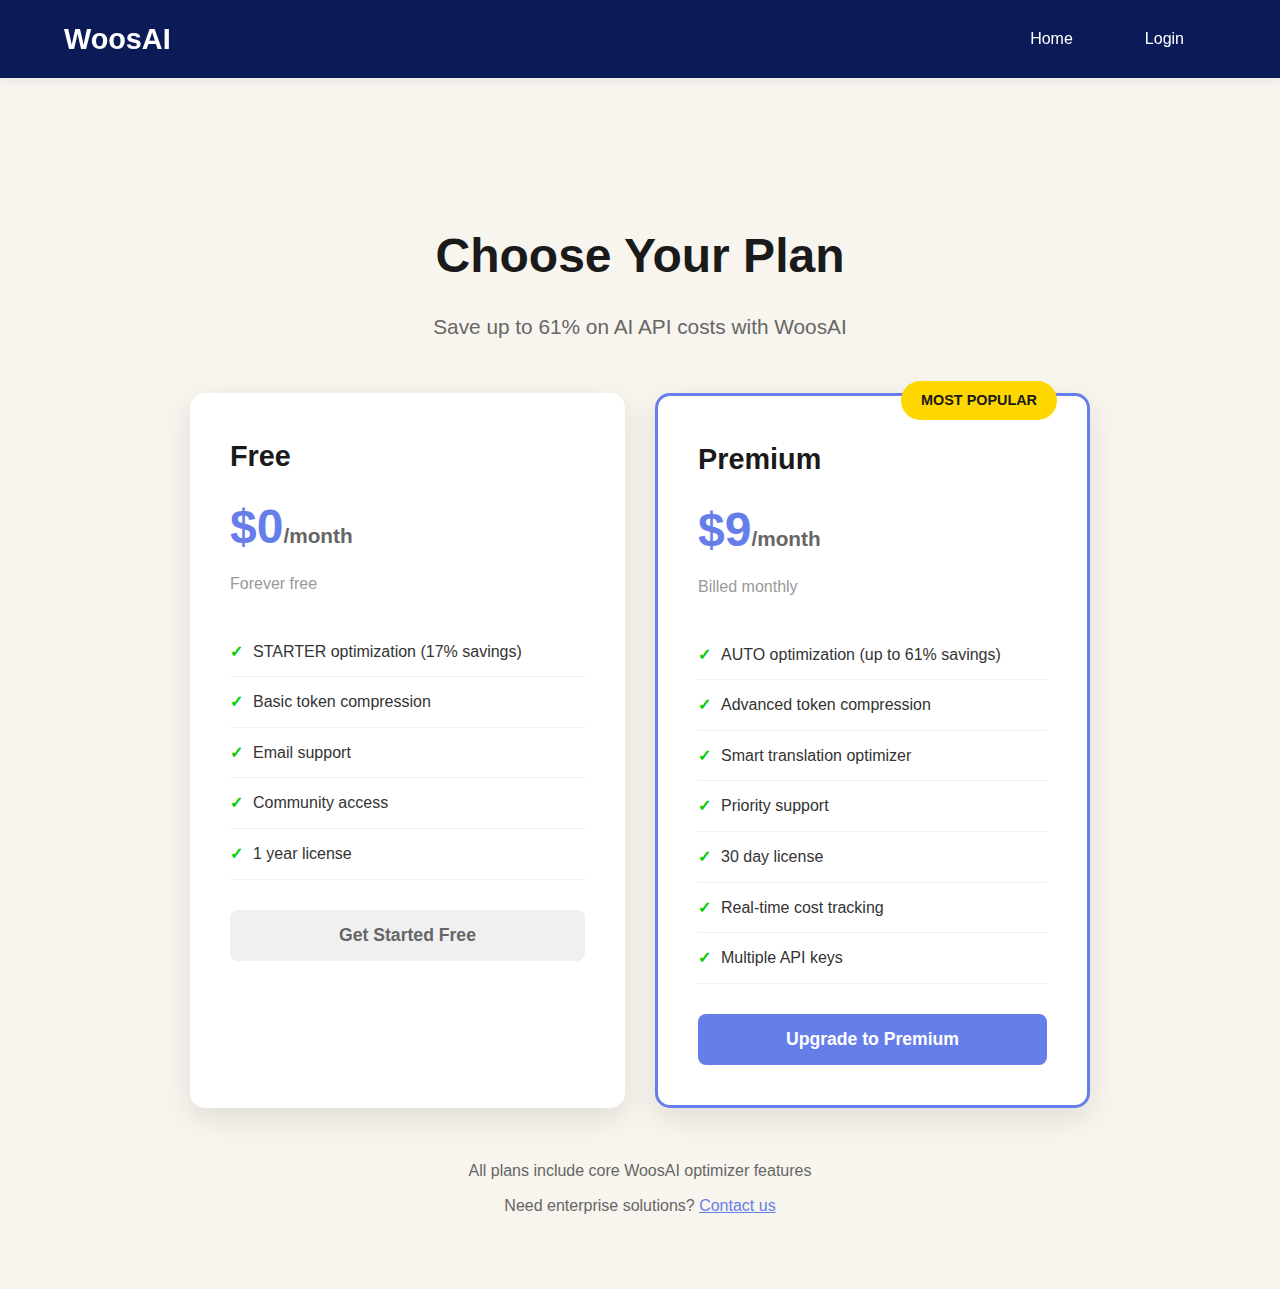
<file: pricing.html>
<!DOCTYPE html>
<html lang="en">
<head>
    <meta charset="UTF-8">
    <meta name="viewport" content="width=device-width, initial-scale=1.0">
    <title>Pricing - WoosAI</title>
    <link rel="stylesheet" href="css/style.css">
    <style>
        .pricing-container {
            max-width: 1200px;
            margin: 120px auto 50px;
            padding: 20px;
        }
        
        .pricing-header {
            text-align: center;
            margin-bottom: 50px;
        }
        
        .pricing-header h1 {
            font-size: 3rem;
            color: #1a1a1a;
            margin-bottom: 15px;
        }
        
        .pricing-header p {
            font-size: 1.3rem;
            color: #666;
        }
        
        .pricing-grid {
            display: grid;
            grid-template-columns: repeat(auto-fit, minmax(320px, 1fr));
            gap: 30px;
            max-width: 900px;
            margin: 0 auto;
        }
        
        .pricing-card {
            background: #fff;
            padding: 40px;
            border-radius: 15px;
            box-shadow: 0 10px 30px rgba(0,0,0,0.1);
            position: relative;
            transition: transform 0.3s;
        }
        
        .pricing-card:hover {
            transform: translateY(-10px);
            box-shadow: 0 15px 40px rgba(0,0,0,0.15);
        }
        
        .pricing-card.featured {
            border: 3px solid #667eea;
        }
        
        .popular-badge {
            position: absolute;
            top: -15px;
            right: 30px;
            background: #ffd700;
            color: #1a1a1a;
            padding: 8px 20px;
            border-radius: 20px;
            font-weight: 700;
            font-size: 0.9rem;
        }
        
        .plan-name {
            font-size: 1.8rem;
            font-weight: 700;
            color: #1a1a1a;
            margin-bottom: 10px;
        }
        
        .plan-price {
            font-size: 3rem;
            font-weight: 700;
            color: #667eea;
            margin-bottom: 5px;
        }
        
        .plan-price span {
            font-size: 1.3rem;
            color: #666;
        }
        
        .plan-duration {
            color: #999;
            margin-bottom: 30px;
        }
        
        .plan-features {
            list-style: none;
            margin: 30px 0;
        }
        
        .plan-features li {
            padding: 12px 0;
            border-bottom: 1px solid #f0f0f0;
            color: #333;
        }
        
        .plan-features li:before {
            content: "✓";
            color: #00cc00;
            font-weight: bold;
            margin-right: 10px;
        }
        
        .btn-plan {
            width: 100%;
            padding: 15px;
            border: none;
            border-radius: 8px;
            font-size: 1.1rem;
            font-weight: 600;
            cursor: pointer;
            transition: all 0.3s;
        }
        
        .btn-free {
            background: #f0f0f0;
            color: #666;
        }
        
        .btn-free:hover {
            background: #e0e0e0;
        }
        
        .btn-premium {
            background: #667eea;
            color: #fff;
        }
        
        .btn-premium:hover {
            background: #5568d3;
            transform: scale(1.05);
        }
        
        .current-plan {
            background: #00cc00;
            color: #fff;
        }
        
        .loading {
            text-align: center;
            padding: 100px 20px;
            font-size: 1.3rem;
            color: #666;
        }
    </style>
</head>
<body>
    <!-- Navigation -->
    <nav class="navbar">
        <div class="container">
            <div class="logo">
                <h1><a href="index.html" style="color: #fff; text-decoration: none;">WoosAI</a></h1>
            </div>
            <ul class="nav-links">
                <li><a href="index.html">Home</a></li>
                <li><a href="#" id="navLink"></a></li>
            </ul>
        </div>
    </nav>

    <!-- Pricing Section -->
    <div class="pricing-container">
        <div class="pricing-header">
            <h1>Choose Your Plan</h1>
            <p>Save up to 61% on AI API costs with WoosAI</p>
        </div>

        <div class="pricing-grid">
            <!-- Free Plan -->
            <div class="pricing-card">
                <div class="plan-name">Free</div>
                <div class="plan-price">$0<span>/month</span></div>
                <div class="plan-duration">Forever free</div>
                
                <ul class="plan-features">
                    <li>STARTER optimization (17% savings)</li>
                    <li>Basic token compression</li>
                    <li>Email support</li>
                    <li>Community access</li>
                    <li>1 year license</li>
                </ul>
                
                <button id="btnFree" class="btn-plan btn-free" onclick="handleFreePlan()">
                    Get Started Free
                </button>
            </div>

            <!-- Premium Plan -->
            <div class="pricing-card featured">
                <div class="popular-badge">MOST POPULAR</div>
                <div class="plan-name">Premium</div>
                <div class="plan-price">$9<span>/month</span></div>
                <div class="plan-duration">Billed monthly</div>
                
                <ul class="plan-features">
                    <li>AUTO optimization (up to 61% savings)</li>
                    <li>Advanced token compression</li>
                    <li>Smart translation optimizer</li>
                    <li>Priority support</li>
                    <li>30 day license</li>
                    <li>Real-time cost tracking</li>
                    <li>Multiple API keys</li>
                </ul>
                
                <button id="btnPremium" class="btn-plan btn-premium" onclick="handlePremiumPlan()">
                    Upgrade to Premium
                </button>
            </div>
        </div>

        <div style="text-align: center; margin-top: 50px; color: #666;">
            <p>All plans include core WoosAI optimizer features</p>
            <p style="margin-top: 10px;">Need enterprise solutions? <a href="#contact" style="color: #667eea;">Contact us</a></p>
        </div>
    </div>

    <script src="js/api.js"></script>
    <script src="https://js.stripe.com/v3/"></script>
    <script>
        // Check login status
        const loggedIn = isLoggedIn();
        const userData = getUserData();
        
        // Update navigation
        if (loggedIn) {
            document.getElementById('navLink').innerHTML = '<a href="dashboard.html">Dashboard</a>';
        } else {
            document.getElementById('navLink').innerHTML = '<a href="login.html">Login</a>';
        }
        
        // Update button states based on current plan
        if (userData) {
            const currentPlan = userData.plan;
            
            if (currentPlan === 'free') {
                document.getElementById('btnFree').textContent = 'Current Plan';
                document.getElementById('btnFree').classList.add('current-plan');
                document.getElementById('btnFree').disabled = true;
            } else if (currentPlan === 'premium') {
                document.getElementById('btnPremium').textContent = 'Current Plan';
                document.getElementById('btnPremium').classList.add('current-plan');
                document.getElementById('btnPremium').disabled = true;
                
                document.getElementById('btnFree').textContent = 'Downgrade';
            }
        }
        
        // Handle Free Plan
        async function handleFreePlan() {
            if (!loggedIn) {
                window.location.href = 'register.html';
                return;
            }
            
            try {
                const result = await generateLicense('free', 365);
                alert(`Free license generated!\n\nLicense Key: ${result.license.license_key}\n\nCheck your dashboard for details.`);
                window.location.href = 'dashboard.html';
            } catch (error) {
                alert('Error: ' + error.message);
            }
        }
        
        // Handle Premium Plan
        async function handlePremiumPlan() {
            if (!loggedIn) {
                alert('Please login or create an account first');
                window.location.href = 'register.html';
                return;
            }
            
            try {
                // Create Stripe checkout session
                const result = await createCheckoutSession('premium');
                
                // Redirect to Stripe Checkout
                window.location.href = result.url;
                
            } catch (error) {
                alert('Payment error: ' + error.message);
            }
        }
        
        // Check for payment success callback
        const urlParams = new URLSearchParams(window.location.search);
        const sessionId = urlParams.get('session_id');
        
        if (sessionId && loggedIn) {
            // Verify payment and generate license
            verifyPaymentSession(sessionId)
                .then(result => {
                    alert(`Payment successful!\n\nYour Premium license: ${result.license_key}\n\nCheck your dashboard for details.`);
                    window.location.href = 'dashboard.html';
                })
                .catch(error => {
                    console.error('Payment verification error:', error);
                });
        }
    </script>
</body>
</html>
</file>
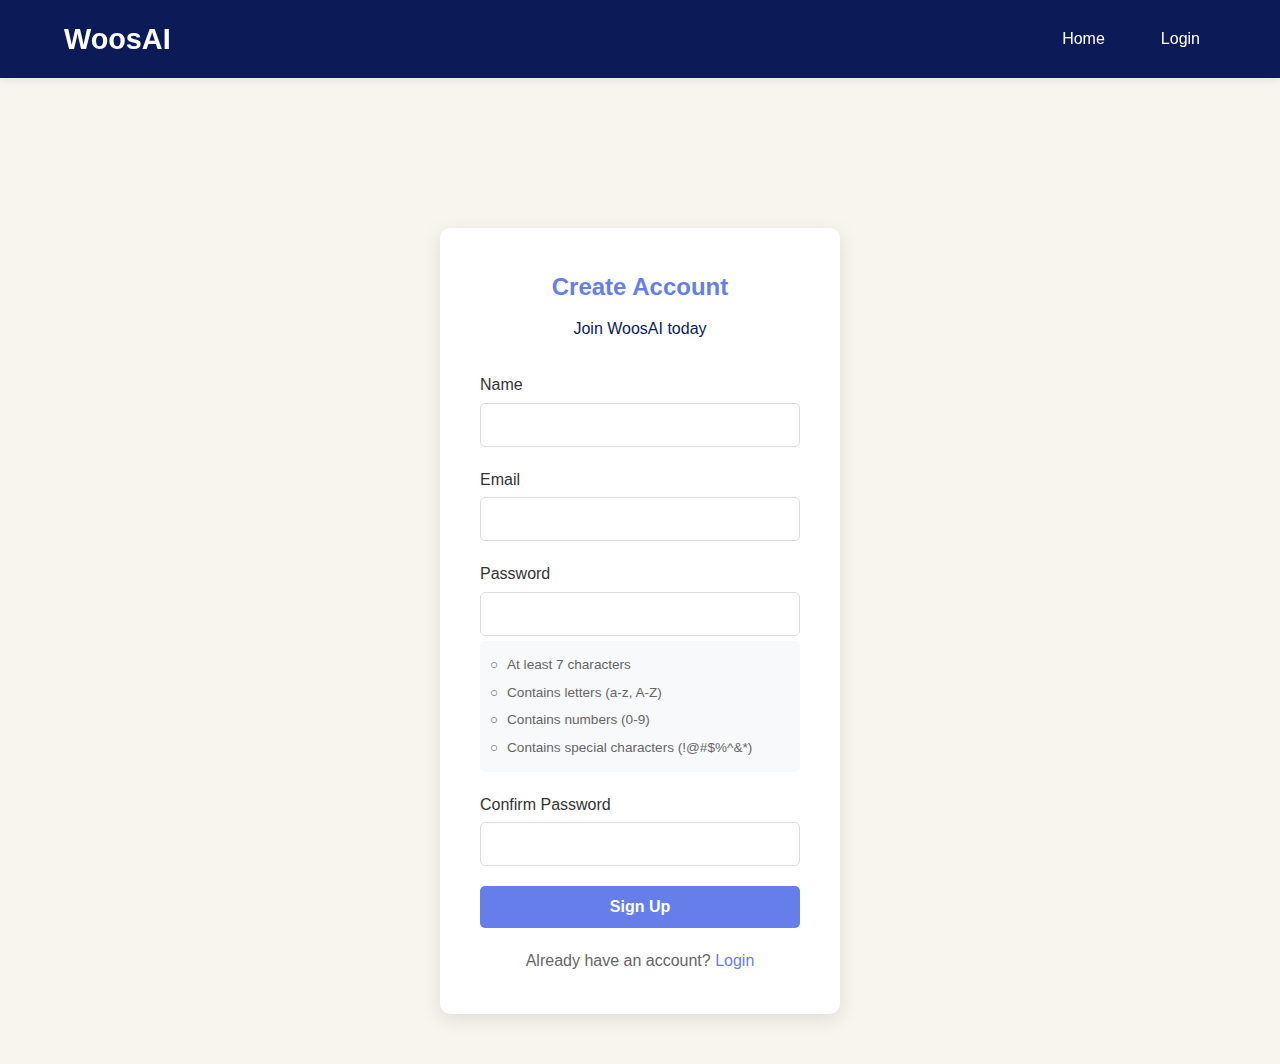
<file: register.html>
<!DOCTYPE html>
<html lang="en">
<head>
    <meta charset="UTF-8">
    <meta name="viewport" content="width=device-width, initial-scale=1.0">
    <title>Sign Up - WoosAI</title>
    <link rel="stylesheet" href="css/style.css">
    <style>
        .auth-container {
            max-width: 400px;
            margin: 150px auto 50px;
            padding: 40px;
            background: #fff;
            border-radius: 10px;
            box-shadow: 0 5px 20px rgba(0,0,0,0.1);
        }
        
        .auth-header {
            text-align: center;
            margin-bottom: 30px;
        }
        
        .auth-header h2 {
            color: #667eea;
            margin-bottom: 10px;
        }
        
        .form-group {
            margin-bottom: 20px;
        }
        
        .form-group label {
            display: block;
            margin-bottom: 5px;
            color: #333;
            font-weight: 500;
        }
        
        .form-group input {
            width: 100%;
            padding: 12px;
            border: 1px solid #ddd;
            border-radius: 5px;
            font-size: 16px;
        }
        
        .form-group input:focus {
            outline: none;
            border-color: #667eea;
        }
        
        .form-group small {
            display: block;
            margin-top: 5px;
            font-size: 0.85rem;
            color: #666;
        }
        
        .password-requirements {
            background: #f8f9fa;
            padding: 10px;
            border-radius: 5px;
            margin-top: 5px;
            font-size: 0.85rem;
        }
        
        .requirement {
            padding: 3px 0;
            color: #666;
        }
        
        .requirement.valid {
            color: #00cc00;
        }
        
        .requirement.invalid {
            color: #cc0000;
        }
        
        .requirement:before {
            content: "○ ";
            margin-right: 5px;
        }
        
        .requirement.valid:before {
            content: "✓ ";
            font-weight: bold;
        }
        
        .requirement.invalid:before {
            content: "✗ ";
            font-weight: bold;
        }
        
        .btn-submit {
            width: 100%;
            padding: 12px;
            background: #667eea;
            color: #fff;
            border: none;
            border-radius: 5px;
            font-size: 16px;
            font-weight: 600;
            cursor: pointer;
            transition: background 0.3s;
        }
        
        .btn-submit:hover {
            background: #5568d3;
        }
        
        .btn-submit:disabled {
            background: #ccc;
            cursor: not-allowed;
        }
        
        .auth-footer {
            text-align: center;
            margin-top: 20px;
            color: #666;
        }
        
        .auth-footer a {
            color: #667eea;
            text-decoration: none;
        }
        
        .auth-footer a:hover {
            text-decoration: underline;
        }
        
        .error {
            background: #ffe0e0;
            color: #cc0000;
            padding: 12px;
            border-radius: 5px;
            margin-bottom: 20px;
            text-align: center;
            font-weight: 500;
            border: 1px solid #ffcccc;
        }
        
        .success {
            background: #e0ffe0;
            color: #00cc00;
            padding: 12px;
            border-radius: 5px;
            margin-bottom: 20px;
            text-align: center;
            font-weight: 500;
            border: 1px solid #ccffcc;
        }
        
        #error-message {
            display: none;
        }
        
        #success-message {
            display: none;
        }
    </style>
</head>
<body>
    <!-- Navigation -->
    <nav class="navbar">
        <div class="container">
            <div class="logo">
                <h1><a href="index.html" style="color: #fff; text-decoration: none;">WoosAI</a></h1>
            </div>
            <ul class="nav-links">
                <li><a href="index.html">Home</a></li>
                <li><a href="login.html">Login</a></li>
            </ul>
        </div>
    </nav>

    <!-- Register Form -->
    <div class="auth-container">
        <div class="auth-header">
            <h2>Create Account</h2>
            <p>Join WoosAI today</p>
        </div>

        <div id="error-message" class="error"></div>
        <div id="success-message" class="success"></div>

        <form id="registerForm">
            <div class="form-group">
                <label for="name">Name</label>
                <input type="text" id="name" name="name" required>
            </div>

            <div class="form-group">
                <label for="email">Email</label>
                <input type="email" id="email" name="email" required>
            </div>

            <div class="form-group">
                <label for="password">Password</label>
                <input type="password" id="password" name="password" required minlength="7">
                <div class="password-requirements" id="passwordRequirements">
                    <div class="requirement" id="req-length">At least 7 characters</div>
                    <div class="requirement" id="req-letter">Contains letters (a-z, A-Z)</div>
                    <div class="requirement" id="req-number">Contains numbers (0-9)</div>
                    <div class="requirement" id="req-special">Contains special characters (!@#$%^&*)</div>
                </div>
            </div>

            <div class="form-group">
                <label for="confirmPassword">Confirm Password</label>
                <input type="password" id="confirmPassword" name="confirmPassword" required>
            </div>

            <button type="submit" class="btn-submit" id="submitBtn">Sign Up</button>
        </form>

        <div class="auth-footer">
            <p>Already have an account? <a href="login.html">Login</a></p>
        </div>
    </div>

    <script src="js/api.js"></script>
    <script>
        // Password validation function
        function validatePassword(password) {
            const requirements = {
                length: password.length >= 7,
                letter: /[a-zA-Z]/.test(password),
                number: /[0-9]/.test(password),
                special: /[!@#$%^&*(),.?":{}|<>]/.test(password)
            };
            
            return requirements;
        }
        
        // Update password requirements display
        function updatePasswordRequirements(password) {
            const requirements = validatePassword(password);
            
            // Update each requirement
            document.getElementById('req-length').className = 
                'requirement ' + (requirements.length ? 'valid' : 'invalid');
            document.getElementById('req-letter').className = 
                'requirement ' + (requirements.letter ? 'valid' : 'invalid');
            document.getElementById('req-number').className = 
                'requirement ' + (requirements.number ? 'valid' : 'invalid');
            document.getElementById('req-special').className = 
                'requirement ' + (requirements.special ? 'valid' : 'invalid');
            
            // Check if all requirements are met
            return requirements.length && requirements.letter && 
                   requirements.number && requirements.special;
        }
        
        // Real-time password validation
        document.getElementById('password').addEventListener('input', function() {
            updatePasswordRequirements(this.value);
        });
        
        // Handle register form submission
        document.getElementById('registerForm').addEventListener('submit', async (e) => {
            e.preventDefault();
            
            clearMessages();
            
            const name = document.getElementById('name').value;
            const email = document.getElementById('email').value;
            const password = document.getElementById('password').value;
            const confirmPassword = document.getElementById('confirmPassword').value;
            
            // Validate password match
            if (password !== confirmPassword) {
                showError('Passwords do not match');
                return;
            }
            
            // Validate password strength
            const requirements = validatePassword(password);
            if (!requirements.length || !requirements.letter || 
                !requirements.number || !requirements.special) {
                showError('Password does not meet security requirements');
                return;
            }
            
            try {
                const result = await register(email, password, name);
                showSuccess('Account created successfully! Redirecting...');
                
                // Redirect to dashboard after 1 second
                setTimeout(() => {
                    window.location.href = 'dashboard.html';
                }, 1000);
                
            } catch (error) {
                // Display user-friendly error messages
                let errorMessage = 'Registration failed. Please try again.';
                
                if (error.message) {
                    // Check for common error messages
                    if (error.message.includes('already registered') || error.message.includes('Email already')) {
                        errorMessage = 'This email is already registered. Please use a different email or login.';
                    } else if (error.message.includes('Password must')) {
                        errorMessage = error.message;
                    } else if (error.message.includes('Invalid email')) {
                        errorMessage = 'Please enter a valid email address.';
                    } else {
                        errorMessage = error.message;
                    }
                }
                
                showError(errorMessage);
            }
        });

        // Check if already logged in
        if (isLoggedIn()) {
            window.location.href = 'dashboard.html';
        }
    </script>
</body>
</html>
</file>
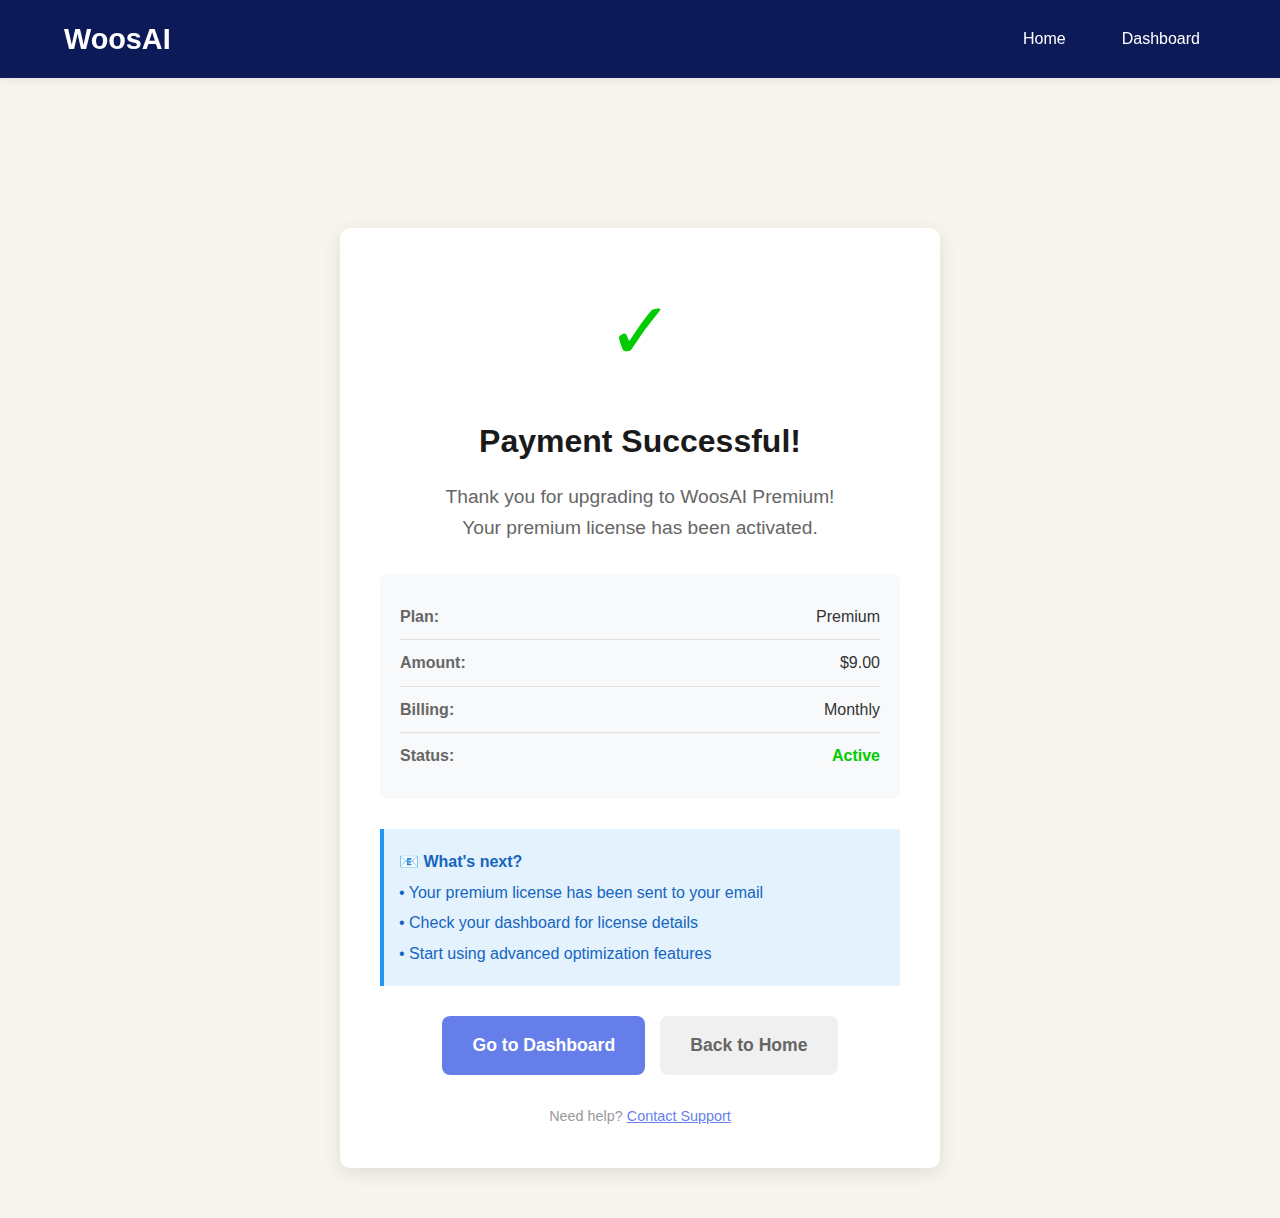
<file: success.html>
<!DOCTYPE html>
<html lang="en">
<head>
    <meta charset="UTF-8">
    <meta name="viewport" content="width=device-width, initial-scale=1.0">
    <title>Payment Successful - WoosAI</title>
    <link rel="stylesheet" href="css/style.css">
    <style>
        .success-container {
            max-width: 600px;
            margin: 150px auto 50px;
            padding: 40px;
            background: #fff;
            border-radius: 10px;
            box-shadow: 0 5px 20px rgba(0,0,0,0.1);
            text-align: center;
        }
        
        .success-icon {
            font-size: 5rem;
            color: #00cc00;
            margin-bottom: 20px;
        }
        
        .success-title {
            font-size: 2rem;
            color: #1a1a1a;
            margin-bottom: 15px;
        }
        
        .success-message {
            font-size: 1.2rem;
            color: #666;
            margin-bottom: 30px;
            line-height: 1.6;
        }
        
        .success-details {
            background: #f8f9fa;
            padding: 20px;
            border-radius: 8px;
            margin-bottom: 30px;
            text-align: left;
        }
        
        .detail-row {
            display: flex;
            justify-content: space-between;
            padding: 10px 0;
            border-bottom: 1px solid #e0e0e0;
        }
        
        .detail-row:last-child {
            border-bottom: none;
        }
        
        .detail-label {
            font-weight: 600;
            color: #666;
        }
        
        .detail-value {
            color: #333;
        }
        
        .btn-container {
            display: flex;
            gap: 15px;
            justify-content: center;
            margin-top: 30px;
        }
        
        .btn {
            padding: 15px 30px;
            border: none;
            border-radius: 8px;
            font-size: 1.1rem;
            font-weight: 600;
            cursor: pointer;
            text-decoration: none;
            display: inline-block;
            transition: all 0.3s;
        }
        
        .btn-primary {
            background: #667eea;
            color: #fff;
        }
        
        .btn-primary:hover {
            background: #5568d3;
            transform: scale(1.05);
        }
        
        .btn-secondary {
            background: #f0f0f0;
            color: #666;
        }
        
        .btn-secondary:hover {
            background: #e0e0e0;
        }
        
        .info-box {
            background: #e3f2fd;
            border-left: 4px solid #2196f3;
            padding: 15px;
            margin: 20px 0;
            text-align: left;
        }
        
        .info-box p {
            margin: 5px 0;
            color: #1565c0;
        }
    </style>
</head>
<body>
    <!-- Navigation -->
    <nav class="navbar">
        <div class="container">
            <div class="logo">
                <h1><a href="index.html" style="color: #fff; text-decoration: none;">WoosAI</a></h1>
            </div>
            <ul class="nav-links">
                <li><a href="index.html">Home</a></li>
                <li><a href="dashboard.html">Dashboard</a></li>
            </ul>
        </div>
    </nav>

    <!-- Success Message -->
    <div class="success-container">
        <div class="success-icon">✓</div>
        <h1 class="success-title">Payment Successful!</h1>
        <p class="success-message">
            Thank you for upgrading to WoosAI Premium!<br>
            Your premium license has been activated.
        </p>

        <div class="success-details">
            <div class="detail-row">
                <span class="detail-label">Plan:</span>
                <span class="detail-value">Premium</span>
            </div>
            <div class="detail-row">
                <span class="detail-label">Amount:</span>
                <span class="detail-value">$9.00</span>
            </div>
            <div class="detail-row">
                <span class="detail-label">Billing:</span>
                <span class="detail-value">Monthly</span>
            </div>
            <div class="detail-row">
                <span class="detail-label">Status:</span>
                <span class="detail-value" style="color: #00cc00; font-weight: 600;">Active</span>
            </div>
        </div>

        <div class="info-box">
            <p><strong>📧 What's next?</strong></p>
            <p>• Your premium license has been sent to your email</p>
            <p>• Check your dashboard for license details</p>
            <p>• Start using advanced optimization features</p>
        </div>

        <div class="btn-container">
            <a href="dashboard.html" class="btn btn-primary">Go to Dashboard</a>
            <a href="index.html" class="btn btn-secondary">Back to Home</a>
        </div>

        <p style="margin-top: 30px; color: #999; font-size: 0.9rem;">
            Need help? <a href="mailto:contact@woos-ai.com" style="color: #667eea;">Contact Support</a>
        </p>
    </div>

    <script>
        // Auto-redirect to dashboard after 10 seconds
        let countdown = 10;
        const timer = setInterval(() => {
            countdown--;
            if (countdown <= 0) {
                clearInterval(timer);
                window.location.href = 'dashboard.html';
            }
        }, 1000);
    </script>
</body>
</html>
</file>
<file: css/style.css>
/* ===================================
   WoosAI - Complete Style Sheet
   Color Palette: Gochi Hand (3 colors)
   =================================== */

/* === ROOT VARIABLES === */
:root {
    /* Gochi Hand Color Palette */
    --color-cream: #F7F5EE;
    --color-blue: #416CC2;
    --color-navy: #0C1A58;
    
    /* Functional Colors */
    --color-background: #F7F5EE;
    --color-primary: #416CC2;
    --color-text: #0C1A58;
    --color-white: #ffffff;
    
    /* Hover States */
    --color-blue-hover: #3558a8;
    --color-navy-hover: #1a2d6b;
    
    /* Additional */
    --color-success: #10b981;
    --color-warning: #f59e0b;
    --color-error: #ef4444;
    
    /* Spacing */
    --spacing-xs: 8px;
    --spacing-sm: 16px;
    --spacing-md: 24px;
    --spacing-lg: 40px;
    --spacing-xl: 60px;
    --spacing-xxl: 80px;
    
    /* Border Radius */
    --radius-sm: 6px;
    --radius-md: 12px;
    --radius-lg: 16px;
    
    /* Shadows */
    --shadow-sm: 0 2px 8px rgba(12, 26, 88, 0.08);
    --shadow-md: 0 4px 16px rgba(12, 26, 88, 0.12);
    --shadow-lg: 0 8px 32px rgba(12, 26, 88, 0.16);
}

/* === RESET === */
* {
    margin: 0;
    padding: 0;
    box-sizing: border-box;
}

body {
    font-family: -apple-system, BlinkMacSystemFont, 'Segoe UI', Roboto, 'Helvetica Neue', Arial, sans-serif;
    color: var(--color-text);
    background: var(--color-background);
    line-height: 1.6;
    overflow-x: hidden;
}

.container {
    max-width: 1200px;
    margin: 0 auto;
    padding: 0 var(--spacing-md);
}

/* === NAVIGATION === */
.navbar {
    background: var(--color-navy);
    padding: var(--spacing-sm) 0;
    position: sticky;
    top: 0;
    z-index: 1000;
    box-shadow: var(--shadow-sm);
}

.navbar .container {
    display: flex;
    justify-content: space-between;
    align-items: center;
}

.logo h1 {
    color: var(--color-white);
    font-size: 1.8rem;
    font-weight: 700;
}

.nav-links {
    display: flex;
    list-style: none;
    gap: var(--spacing-md);
    align-items: center;
}

.nav-links a {
    color: var(--color-white);
    text-decoration: none;
    padding: 8px 16px;
    border-radius: var(--radius-sm);
    transition: all 0.3s ease;
    font-weight: 500;
}

.nav-links a:hover {
    background: rgba(255, 255, 255, 0.1);
}

.btn-nav {
    background: var(--color-blue) !important;
    color: var(--color-white) !important;
}

.btn-nav:hover {
    background: var(--color-blue-hover) !important;
}

/* === HERO SECTION === */
.hero {
    background: linear-gradient(135deg, var(--color-navy) 0%, var(--color-blue) 100%);
    color: var(--color-white);
    padding: var(--spacing-xxl) 0;
    text-align: center;
}

.hero-badge {
    display: inline-block;
    background: rgba(255, 255, 255, 0.2);
    padding: 8px 20px;
    border-radius: 50px;
    font-size: 0.9rem;
    margin-bottom: var(--spacing-md);
    backdrop-filter: blur(10px);
}

.hero-title {
    font-size: 3.5rem;
    font-weight: 800;
    margin-bottom: var(--spacing-sm);
    line-height: 1.2;
}

.highlight {
    color: var(--color-cream);
    background: linear-gradient(135deg, #fff 0%, var(--color-cream) 100%);
    -webkit-background-clip: text;
    -webkit-text-fill-color: transparent;
}

.hero-subtitle {
    font-size: 1.3rem;
    margin-bottom: var(--spacing-lg);
    opacity: 0.9;
}

/* Hero Stats */
.hero-stats {
    display: grid;
    grid-template-columns: repeat(3, 1fr);
    gap: var(--spacing-lg);
    max-width: 800px;
    margin: var(--spacing-xl) auto;
}

.stat-item {
    background: rgba(255, 255, 255, 0.1);
    padding: var(--spacing-md);
    border-radius: var(--radius-md);
    backdrop-filter: blur(10px);
}

.stat-number {
    font-size: 3rem;
    font-weight: 800;
    color: var(--color-cream);
    margin-bottom: var(--spacing-xs);
}

.stat-number::after {
    content: '+';
    font-size: 2rem;
    opacity: 0.7;
}

.stat-label {
    font-size: 0.95rem;
    opacity: 0.8;
}

/* Hero Buttons */
.hero-buttons {
    display: flex;
    gap: var(--spacing-sm);
    justify-content: center;
    margin: var(--spacing-xl) 0;
}

/* Hero Code */
.hero-code {
    display: inline-flex;
    align-items: center;
    gap: var(--spacing-sm);
    background: rgba(0, 0, 0, 0.3);
    padding: var(--spacing-sm) var(--spacing-md);
    border-radius: var(--radius-md);
    font-family: 'Courier New', monospace;
}

.hero-code code {
    color: var(--color-cream);
    font-size: 1.1rem;
}

.copy-btn {
    background: rgba(255, 255, 255, 0.2);
    border: none;
    padding: 8px 12px;
    border-radius: var(--radius-sm);
    color: var(--color-white);
    cursor: pointer;
    transition: all 0.3s ease;
}

.copy-btn:hover {
    background: rgba(255, 255, 255, 0.3);
}

/* === BUTTONS === */
.btn {
    display: inline-block;
    padding: 14px 32px;
    border-radius: var(--radius-md);
    text-decoration: none;
    font-weight: 600;
    font-size: 1rem;
    transition: all 0.3s ease;
    cursor: pointer;
    border: none;
}

.btn-primary {
    background: var(--color-blue);
    color: var(--color-white);
}

.btn-primary:hover {
    background: var(--color-blue-hover);
    transform: translateY(-2px);
    box-shadow: var(--shadow-lg);
}

.btn-secondary {
    background: var(--color-white);
    color: var(--color-navy);
}

.btn-secondary:hover {
    background: var(--color-cream);
}

.btn-large {
    padding: 18px 40px;
    font-size: 1.1rem;
}

/* === GLOBAL STATS SECTION === */
.global-stats {
    padding: var(--spacing-xxl) 0;
    background: var(--color-white);
}

.section-title {
    text-align: center;
    font-size: 2.5rem;
    font-weight: 700;
    color: var(--color-navy);
    margin-bottom: var(--spacing-sm);
}

.section-subtitle {
    text-align: center;
    font-size: 1.2rem;
    color: var(--color-text);
    opacity: 0.7;
    margin-bottom: var(--spacing-xl);
}

/* Visualization */
.visualization-wrapper {
    position: relative;
    height: 400px;
    margin: var(--spacing-xl) 0;
}

.center-logo {
    position: absolute;
    top: 50%;
    left: 50%;
    transform: translate(-50%, -50%);
    text-align: center;
    z-index: 10;
}

.logo-pulse {
    width: 150px;
    height: 150px;
    background: var(--color-blue);
    border-radius: 50%;
    position: absolute;
    top: 50%;
    left: 50%;
    transform: translate(-50%, -50%);
    animation: pulse 2s ease-in-out infinite;
    opacity: 0.3;
}

@keyframes pulse {
    0%, 100% {
        transform: translate(-50%, -50%) scale(1);
        opacity: 0.3;
    }
    50% {
        transform: translate(-50%, -50%) scale(1.2);
        opacity: 0.1;
    }
}

.center-logo h3 {
    position: relative;
    font-size: 2rem;
    color: var(--color-navy);
    margin-bottom: var(--spacing-xs);
}

.center-logo p {
    position: relative;
    color: var(--color-blue);
    font-weight: 600;
}

/* Token Flow Animation */
.token-flow {
    position: relative;
    width: 100%;
    height: 100%;
}

.token-node {
    position: absolute;
    width: 20px;
    height: 20px;
    background: var(--color-blue);
    border-radius: 50%;
    top: 50%;
    left: 50%;
    animation: tokenFlow 3s ease-in-out infinite;
    animation-delay: var(--delay);
    opacity: 0;
}

@keyframes tokenFlow {
    0% {
        transform: translate(var(--x), var(--y)) scale(0);
        opacity: 0;
    }
    20% {
        opacity: 1;
    }
    50% {
        transform: translate(0, 0) scale(1);
        opacity: 1;
    }
    70% {
        opacity: 1;
    }
    100% {
        transform: translate(0, 0) scale(0);
        opacity: 0;
    }
}

/* Stats Grid */
.stats-grid {
    display: grid;
    grid-template-columns: repeat(4, 1fr);
    gap: var(--spacing-md);
    margin-top: var(--spacing-xl);
}

.stat-card {
    background: var(--color-cream);
    padding: var(--spacing-lg);
    border-radius: var(--radius-lg);
    text-align: center;
    transition: all 0.3s ease;
}

.stat-card:hover {
    transform: translateY(-4px);
    box-shadow: var(--shadow-lg);
}

.stat-card i {
    font-size: 2.5rem;
    color: var(--color-blue);
    margin-bottom: var(--spacing-sm);
}

.stat-value {
    font-size: 2.5rem;
    font-weight: 800;
    color: var(--color-navy);
    margin-bottom: var(--spacing-xs);
}

.stat-desc {
    color: var(--color-text);
    opacity: 0.7;
    font-size: 0.95rem;
}

/* === DEMO SECTION === */
.demo-section {
    padding: var(--spacing-xxl) 0;
    background: var(--color-cream);
}

.comparison-grid {
    display: grid;
    grid-template-columns: repeat(2, 1fr);
    gap: var(--spacing-lg);
    margin-top: var(--spacing-xl);
}

.comparison-card {
    background: var(--color-white);
    border-radius: var(--radius-lg);
    padding: var(--spacing-lg);
    box-shadow: var(--shadow-md);
}

.comparison-header {
    display: flex;
    justify-content: space-between;
    align-items: center;
    margin-bottom: var(--spacing-md);
    padding-bottom: var(--spacing-sm);
    border-bottom: 2px solid var(--color-cream);
}

.comparison-header h3 {
    font-size: 1.5rem;
    color: var(--color-navy);
}

.tag {
    padding: 4px 12px;
    border-radius: 50px;
    font-size: 0.85rem;
    font-weight: 600;
    background: #e5e7eb;
    color: var(--color-text);
}

.tag.success {
    background: #d1fae5;
    color: var(--color-success);
}

.query-box {
    background: var(--color-cream);
    padding: var(--spacing-sm);
    border-radius: var(--radius-sm);
    margin-bottom: var(--spacing-md);
    font-size: 0.95rem;
}

.token-breakdown {
    space-y: var(--spacing-xs);
}

.token-row {
    display: flex;
    justify-content: space-between;
    align-items: center;
    padding: var(--spacing-xs) 0;
}

.token-row.total {
    border-top: 2px solid var(--color-cream);
    margin-top: var(--spacing-xs);
    padding-top: var(--spacing-sm);
    font-weight: 700;
    font-size: 1.1rem;
}

.badge {
    padding: 2px 8px;
    border-radius: 4px;
    font-size: 0.75rem;
    font-weight: 600;
    background: var(--color-blue);
    color: var(--color-white);
    margin-left: var(--spacing-xs);
}

.cost-row {
    margin-top: var(--spacing-sm);
    padding-top: var(--spacing-sm);
    border-top: 2px dashed var(--color-cream);
    display: flex;
    justify-content: space-between;
    font-size: 1.2rem;
    font-weight: 700;
}

.cost-row.high strong {
    color: var(--color-error);
}

.cost-row.low strong {
    color: var(--color-success);
}

/* Savings Summary */
.savings-summary {
    display: flex;
    align-items: center;
    gap: var(--spacing-md);
    background: linear-gradient(135deg, var(--color-blue) 0%, var(--color-navy) 100%);
    color: var(--color-white);
    padding: var(--spacing-lg);
    border-radius: var(--radius-lg);
    margin-top: var(--spacing-xl);
}

.savings-icon {
    font-size: 3rem;
}

.savings-content h3 {
    font-size: 1.5rem;
    margin-bottom: var(--spacing-xs);
}

.savings-content p {
    opacity: 0.9;
}

.savings-content strong {
    color: var(--color-cream);
}

/* === SCROLL INTERACTIVE FEATURES === */
.scroll-features {
    padding: var(--spacing-xxl) 0;
    background: var(--color-white);
}

.features-wrapper {
    display: grid;
    grid-template-columns: 1fr 1fr;
    gap: var(--spacing-xl);
    margin-top: var(--spacing-xl);
}

.features-left {
    space-y: var(--spacing-xl);
}

.feature-item {
    padding: var(--spacing-lg);
    border-radius: var(--radius-lg);
    transition: all 0.3s ease;
    opacity: 0.5;
}

.feature-item.active {
    opacity: 1;
    background: var(--color-cream);
    box-shadow: var(--shadow-md);
}

.feature-icon {
    font-size: 3rem;
    margin-bottom: var(--spacing-sm);
}

.feature-item h3 {
    font-size: 1.8rem;
    color: var(--color-navy);
    margin-bottom: var(--spacing-sm);
}

.feature-item p {
    color: var(--color-text);
    opacity: 0.8;
    margin-bottom: var(--spacing-sm);
    line-height: 1.8;
}

.feature-stat {
    display: inline-block;
    background: var(--color-blue);
    color: var(--color-white);
    padding: 6px 16px;
    border-radius: 50px;
    font-weight: 600;
    font-size: 0.9rem;
}

/* Features Right - Sticky */
.features-right {
    position: sticky;
    top: 100px;
    height: fit-content;
}

.visual-container {
    background: var(--color-cream);
    border-radius: var(--radius-lg);
    padding: var(--spacing-xl);
    min-height: 400px;
    display: flex;
    align-items: center;
    justify-content: center;
}

.visual {
    display: none;
    width: 100%;
}

.visual.active {
    display: flex;
    align-items: center;
    justify-content: center;
    animation: fadeIn 0.5s ease;
}

@keyframes fadeIn {
    from {
        opacity: 0;
        transform: translateY(20px);
    }
    to {
        opacity: 1;
        transform: translateY(0);
    }
}

/* Visual Demos */
.compression-demo {
    text-align: center;
    width: 100%;
}

.token-bar {
    padding: var(--spacing-md);
    border-radius: var(--radius-md);
    font-size: 1.5rem;
    font-weight: 700;
    margin: var(--spacing-sm) 0;
}

.token-bar.before {
    background: #fee2e2;
    color: var(--color-error);
}

.token-bar.after {
    background: #d1fae5;
    color: var(--color-success);
}

.arrow-down {
    font-size: 2rem;
    margin: var(--spacing-sm) 0;
}

.output-demo {
    width: 100%;
}

.response-box {
    background: var(--color-white);
    padding: var(--spacing-lg);
    border-radius: var(--radius-md);
    box-shadow: var(--shadow-sm);
}

.response-box p {
    font-size: 1.1rem;
    color: var(--color-navy);
    margin-bottom: var(--spacing-sm);
}

.token-count {
    display: inline-block;
    background: var(--color-blue);
    color: var(--color-white);
    padding: 4px 12px;
    border-radius: 50px;
    font-size: 0.85rem;
    font-weight: 600;
}

.cache-demo {
    text-align: center;
}

.cache-hit {
    background: var(--color-white);
    padding: var(--spacing-xl);
    border-radius: var(--radius-md);
}

.hit-rate {
    font-size: 4rem;
    font-weight: 800;
    color: var(--color-success);
    margin-bottom: var(--spacing-xs);
}

.analytics-demo {
    display: flex;
    flex-direction: column;
    gap: var(--spacing-md);
}

.metric {
    background: var(--color-white);
    padding: var(--spacing-md);
    border-radius: var(--radius-md);
    display: flex;
    justify-content: space-between;
    align-items: center;
}

.metric .label {
    color: var(--color-text);
    opacity: 0.7;
}

.metric .value {
    font-size: 1.5rem;
    font-weight: 700;
    color: var(--color-navy);
}

/* === USE CASES === */
.use-cases {
    padding: var(--spacing-xxl) 0;
    background: var(--color-cream);
}

.category-group {
    margin-bottom: var(--spacing-xl);
}

.category-title {
    font-size: 0.85rem;
    font-weight: 700;
    letter-spacing: 1.5px;
    color: var(--color-text);
    opacity: 0.6;
    margin-bottom: var(--spacing-md);
}

.use-case-grid {
    display: grid;
    grid-template-columns: repeat(auto-fit, minmax(280px, 1fr));
    gap: var(--spacing-sm);
}

.use-case-card {
    display: flex;
    align-items: center;
    gap: var(--spacing-sm);
    padding: var(--spacing-md) var(--spacing-lg);
    background: var(--color-white);
    border: 2px solid transparent;
    border-radius: var(--radius-md);
    text-decoration: none;
    color: var(--color-navy);
    transition: all 0.3s ease;
    position: relative;
    overflow: hidden;
}

.use-case-card .icon {
    font-size: 1.8rem;
    min-width: 40px;
    text-align: center;
    transition: transform 0.3s ease;
}

.use-case-card .text {
    flex: 1;
    font-weight: 600;
    font-size: 1rem;
}

.use-case-card .arrow {
    font-size: 1.2rem;
    opacity: 0;
    transform: translateX(-10px);
    transition: all 0.3s ease;
    color: var(--color-blue);
}

.use-case-card:hover {
    border-color: var(--color-blue);
    box-shadow: var(--shadow-md);
    transform: translateY(-2px);
    background: linear-gradient(135deg, #ffffff 0%, var(--color-cream) 100%);
}

.use-case-card:hover .icon {
    transform: scale(1.1);
}

.use-case-card:hover .arrow {
    opacity: 1;
    transform: translateX(0);
}

.use-case-card::before {
    content: '';
    position: absolute;
    left: 0;
    top: 0;
    width: 4px;
    height: 100%;
    background: var(--color-blue);
    transform: scaleY(0);
    transition: transform 0.3s ease;
}

.use-case-card:hover::before {
    transform: scaleY(1);
}

/* === QUICK START === */
.quickstart {
    padding: var(--spacing-xxl) 0;
    background: var(--color-white);
}

.steps-grid {
    display: grid;
    grid-template-columns: repeat(3, 1fr);
    gap: var(--spacing-lg);
    margin: var(--spacing-xl) 0;
}

.step-card {
    background: var(--color-cream);
    padding: var(--spacing-lg);
    border-radius: var(--radius-lg);
    text-align: center;
}

.step-number {
    width: 60px;
    height: 60px;
    background: var(--color-blue);
    color: var(--color-white);
    border-radius: 50%;
    display: flex;
    align-items: center;
    justify-content: center;
    font-size: 2rem;
    font-weight: 800;
    margin: 0 auto var(--spacing-md);
}

.step-card h3 {
    font-size: 1.5rem;
    color: var(--color-navy);
    margin-bottom: var(--spacing-md);
}

.code-box {
    background: var(--color-navy);
    color: var(--color-cream);
    padding: var(--spacing-sm);
    border-radius: var(--radius-sm);
    font-family: 'Courier New', monospace;
    font-size: 0.9rem;
    text-align: left;
    overflow-x: auto;
}

.cta-center {
    text-align: center;
    margin-top: var(--spacing-xl);
}

.cta-note {
    margin-top: var(--spacing-sm);
    color: var(--color-text);
    opacity: 0.7;
    font-size: 0.95rem;
}

/* === FINAL CTA === */
.cta-section {
    background: linear-gradient(135deg, var(--color-navy) 0%, var(--color-blue) 100%);
    color: var(--color-white);
    padding: var(--spacing-xxl) 0;
    text-align: center;
}

.cta-section h2 {
    font-size: 2.5rem;
    margin-bottom: var(--spacing-sm);
}

.cta-section p {
    font-size: 1.2rem;
    opacity: 0.9;
    margin-bottom: var(--spacing-xl);
}

.cta-buttons {
    display: flex;
    gap: var(--spacing-sm);
    justify-content: center;
}

/* === FOOTER === */
.footer {
    background: var(--color-navy);
    color: var(--color-white);
    padding: var(--spacing-xl) 0 var(--spacing-md);
}

.footer-content {
    display: grid;
    grid-template-columns: repeat(4, 1fr);
    gap: var(--spacing-lg);
    margin-bottom: var(--spacing-lg);
}

.footer-col h3,
.footer-col h4 {
    margin-bottom: var(--spacing-sm);
}

.footer-col p {
    opacity: 0.7;
}

.footer-col ul {
    list-style: none;
}

.footer-col ul li {
    margin-bottom: var(--spacing-xs);
}

.footer-col a {
    color: var(--color-white);
    text-decoration: none;
    opacity: 0.7;
    transition: opacity 0.3s ease;
}

.footer-col a:hover {
    opacity: 1;
}

.footer-bottom {
    text-align: center;
    padding-top: var(--spacing-md);
    border-top: 1px solid rgba(255, 255, 255, 0.1);
    opacity: 0.7;
}

/* === RESPONSIVE === */
@media (max-width: 992px) {
    .hero-title {
        font-size: 2.5rem;
    }
    
    .hero-stats {
        grid-template-columns: repeat(3, 1fr);
    }
    
    .stats-grid {
        grid-template-columns: repeat(2, 1fr);
    }
    
    .features-wrapper {
        grid-template-columns: 1fr;
    }
    
    .features-right {
        position: relative;
        top: 0;
    }
    
    .comparison-grid {
        grid-template-columns: 1fr;
    }
    
    .steps-grid {
        grid-template-columns: 1fr;
    }
}

@media (max-width: 768px) {
    .hero-title {
        font-size: 2rem;
    }
    
    .hero-stats {
        grid-template-columns: 1fr;
    }
    
    .hero-buttons {
        flex-direction: column;
    }
    
    .nav-links {
        display: none;
    }
    
    .stats-grid {
        grid-template-columns: 1fr;
    }
    
    .use-case-grid {
        grid-template-columns: 1fr;
    }
    
    .footer-content {
        grid-template-columns: repeat(2, 1fr);
    }
    
    .cta-buttons {
        flex-direction: column;
    }
}
</file>
